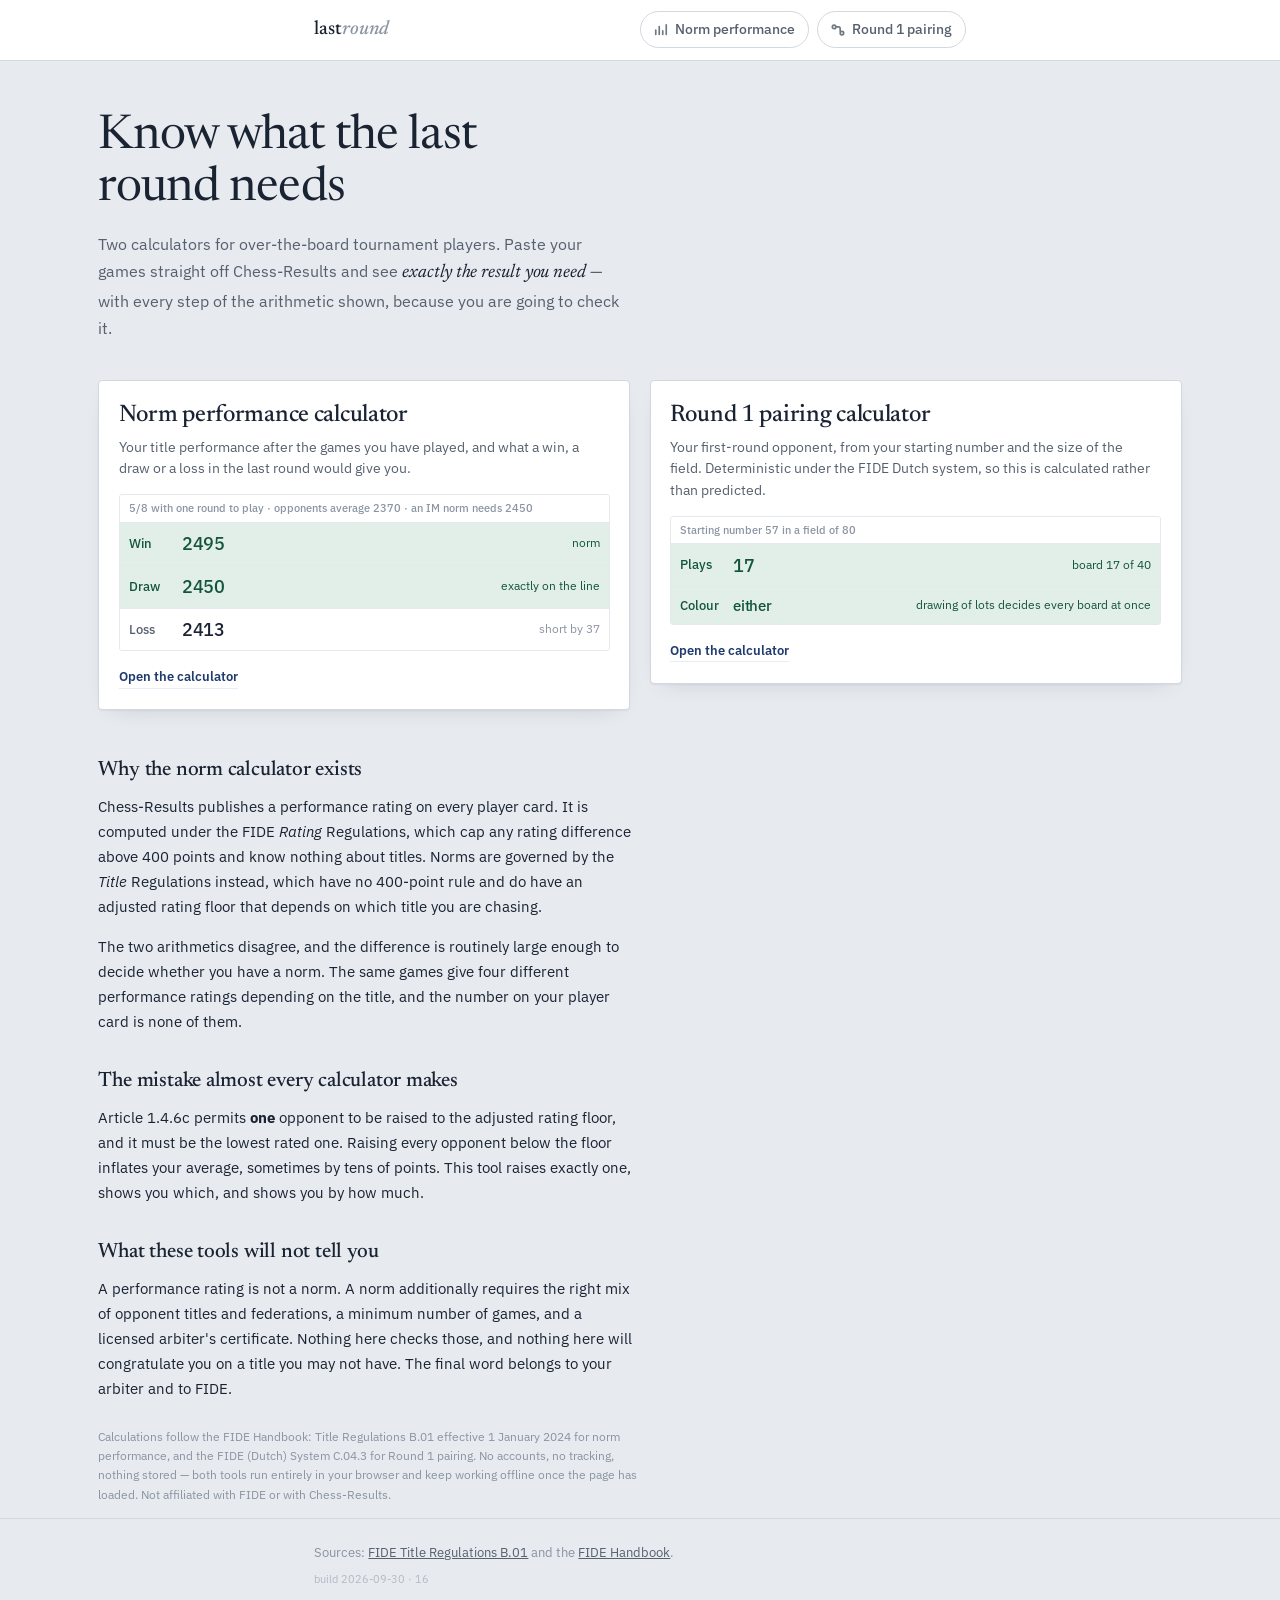
<file: index.html>
<!DOCTYPE html>
<html lang="en">
<head>
<meta charset="utf-8">
<meta name="viewport" content="width=device-width, initial-scale=1">
<title>lastround — norm performance and Round 1 pairing calculators</title>
<meta name="description" content="Work out your FIDE title performance and exactly what the last round has to give you. Applies the adjusted rating floor correctly, and shows every step of the calculation.">
<meta property="og:title" content="lastround — chess tournament calculators">
<meta property="og:description" content="Norm performance and Round 1 pairing, calculated from the FIDE regulations and shown in full.">
<meta property="og:type" content="website">
<link rel="preconnect" href="https://fonts.googleapis.com">
<link rel="preconnect" href="https://fonts.gstatic.com" crossorigin>
<link href="https://fonts.googleapis.com/css2?family=IBM+Plex+Sans:wght@400;450;500;600&family=Newsreader:ital,opsz,wght@0,6..72,400;0,6..72,500;1,6..72,400&display=swap" rel="stylesheet">
<link rel="stylesheet" href="style.css?v=16">
</head>
<body>

<header class="top">
  <div class="wrap">
    <a class="mark" href="index.html">last<span>round</span></a>
    <nav>
      <a href="performance-rating-calculator.html"><svg viewBox="0 0 16 16" aria-hidden="true"><path d="M2 13V8M6 13V4M10 13V9M14 13V2"/></svg>Norm performance</a>
      <a href="round-1-pairing-calculator.html"><svg viewBox="0 0 16 16" aria-hidden="true"><circle cx="3.5" cy="4.5" r="2"/><circle cx="12.5" cy="11.5" r="2"/><path d="M5.5 4.5h3a2 2 0 0 1 2 2v3"/></svg>Round 1 pairing</a>
    </nav>
  </div>
</header>

<main class="wrap">

  <div class="hero">
    <h1>Know what the last round needs</h1>
    <p class="lede">Two calculators for over-the-board tournament players.
    Paste your games straight off Chess-Results and see
    <span class="pull">exactly the result you need</span> — with every step
    of the arithmetic shown, because you are going to check it.</p>
  </div>

  <ul class="tools">
    <li><a href="performance-rating-calculator.html">
      <span class="tname">Norm performance calculator</span>
      <span class="tdesc">Your title performance after the games you have played, and what
      a win, a draw or a loss in the last round would give you.</span>
      <div class="peek" aria-hidden="true">
        <div class="peek-h">5/8 with one round to play · opponents average 2370 ·
          an IM norm needs 2450</div>
        <div class="peek-row on"><span class="l">Win</span><span class="v">2495</span><span class="t">norm</span></div>
        <div class="peek-row on"><span class="l">Draw</span><span class="v">2450</span><span class="t">exactly on the line</span></div>
        <div class="peek-row"><span class="l">Loss</span><span class="v">2413</span><span class="t">short by 37</span></div>
      </div>
      <span class="tgo">Open the calculator</span>
    </a></li>

    <li><a href="round-1-pairing-calculator.html">
      <span class="tname">Round 1 pairing calculator</span>
      <span class="tdesc">Your first-round opponent, from your starting number and the size
      of the field. Deterministic under the FIDE Dutch system, so this is calculated rather
      than predicted.</span>
      <div class="peek" aria-hidden="true">
        <div class="peek-h">Starting number 57 in a field of 80</div>
        <div class="peek-row on"><span class="l">Plays</span><span class="v">17</span><span class="t">board 17 of 40</span></div>
        <div class="peek-row on"><span class="l">Colour</span><span class="v" style="font-size:.95rem">either</span><span class="t">drawing of lots decides every board at once</span></div>
      </div>
      <span class="tgo">Open the calculator</span>
    </a></li>
  </ul>

  <div class="prose">
    <h3>Why the norm calculator exists</h3>
    <p>Chess-Results publishes a performance rating on every player card. It is computed
    under the FIDE <em>Rating</em> Regulations, which cap any rating difference above 400
    points and know nothing about titles. Norms are governed by the <em>Title</em>
    Regulations instead, which have no 400-point rule and do have an adjusted rating floor
    that depends on which title you are chasing.</p>
    <p>The two arithmetics disagree, and the difference is routinely large enough to decide
    whether you have a norm. The same games give four different performance ratings
    depending on the title, and the number on your player card is none of them.</p>

    <h3>The mistake almost every calculator makes</h3>
    <p>Article 1.4.6c permits <b>one</b> opponent to be raised to the adjusted rating floor,
    and it must be the lowest rated one. Raising every opponent below the floor inflates
    your average, sometimes by tens of points. This tool raises exactly one, shows you
    which, and shows you by how much.</p>

    <h3>What these tools will not tell you</h3>
    <p>A performance rating is not a norm. A norm additionally requires the right mix of
    opponent titles and federations, a minimum number of games, and a licensed arbiter's
    certificate. Nothing here checks those, and nothing here will congratulate you on a
    title you may not have. The final word belongs to your arbiter and to FIDE.</p>
  </div>

  <p class="reg">Calculations follow the FIDE Handbook: Title Regulations B.01 effective
  1 January 2024 for norm performance, and the FIDE (Dutch) System C.04.3 for Round 1
  pairing. No accounts, no tracking, nothing stored — both tools run entirely in your
  browser and keep working offline once the page has loaded. Not affiliated with FIDE or
  with Chess-Results.</p>
</main>

<footer class="foot"><div class="wrap">
  Sources: <a href="https://handbook.fide.com/chapter/B012024">FIDE Title Regulations B.01</a>
  and the <a href="https://handbook.fide.com/">FIDE Handbook</a>.

  <span class="build">build 2026-09-30 · 16</span>
</div></footer>

</body>
</html>
</file>
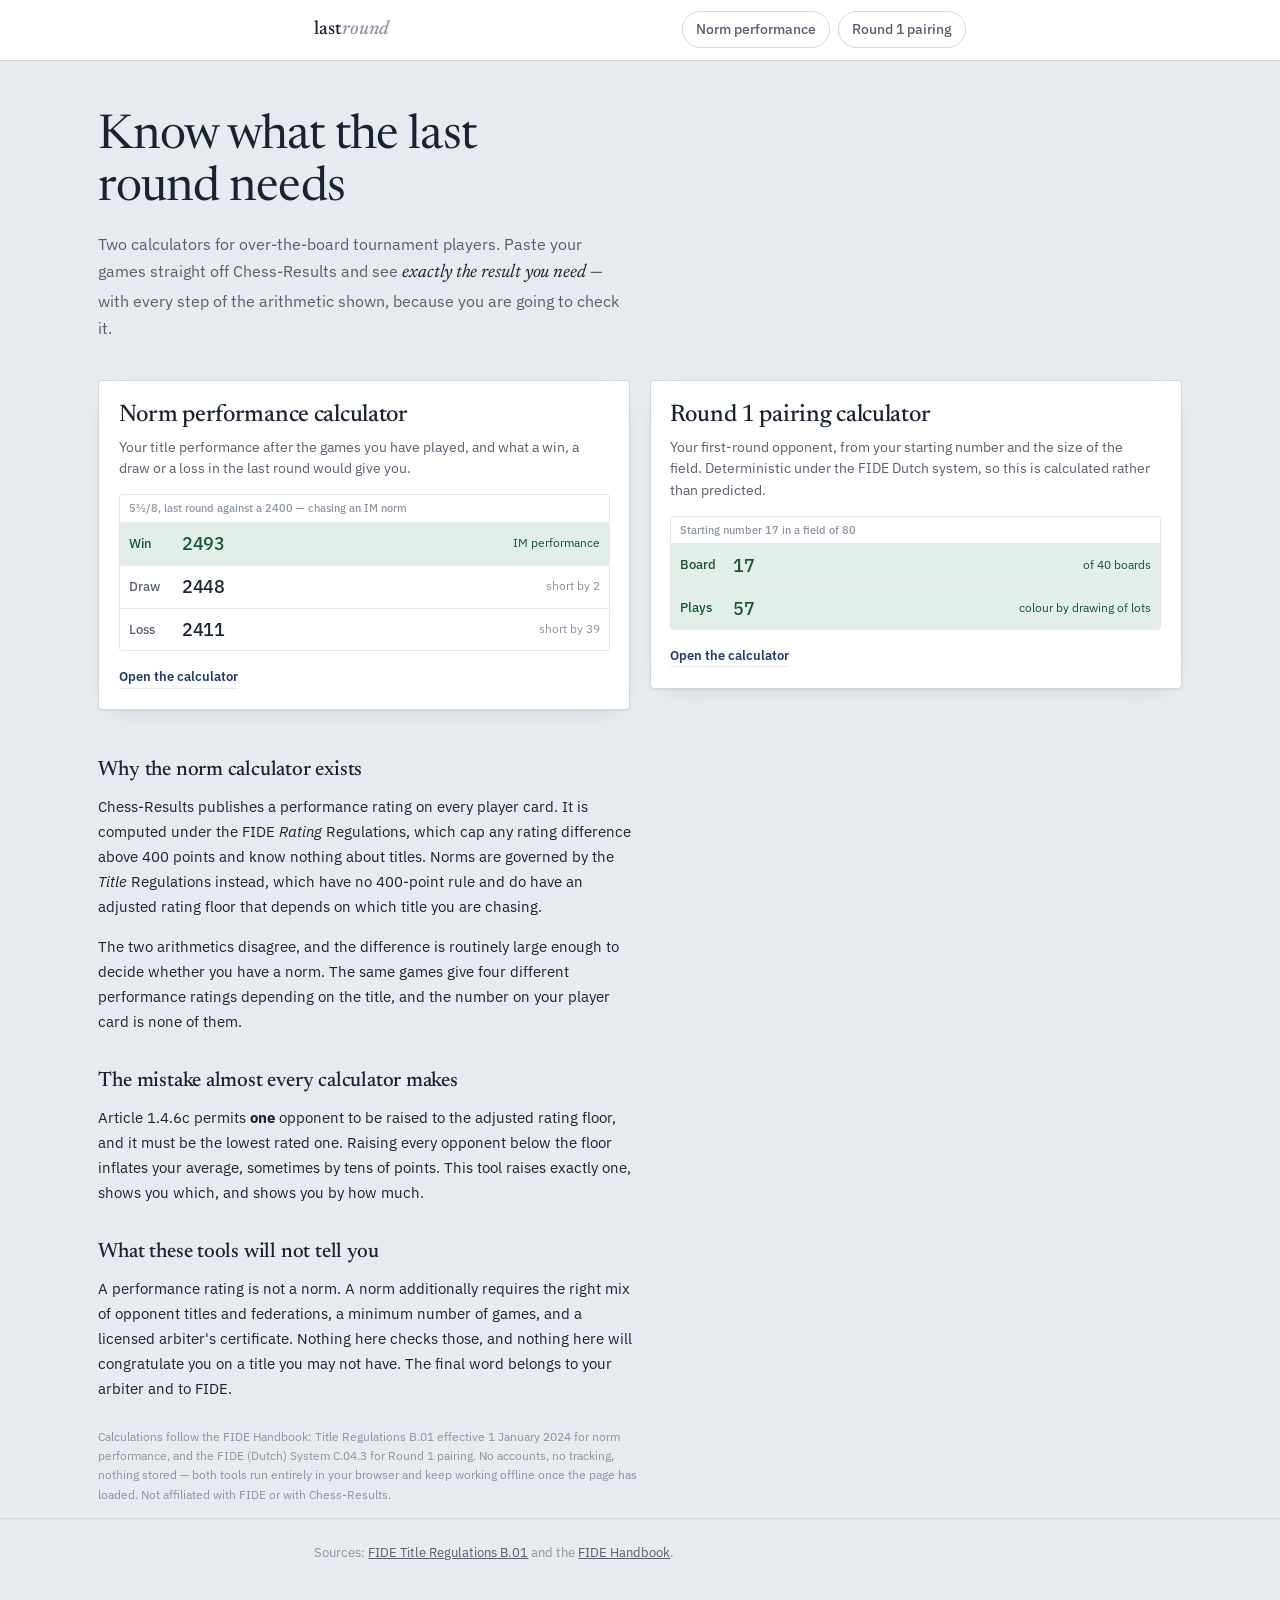
<file: index (1).html>
<!DOCTYPE html>
<html lang="en">
<head>
<meta charset="utf-8">
<meta name="viewport" content="width=device-width, initial-scale=1">
<title>lastround — norm performance and Round 1 pairing calculators</title>
<meta name="description" content="Work out your FIDE title performance and exactly what the last round has to give you. Applies the adjusted rating floor correctly, and shows every step of the calculation.">
<meta property="og:title" content="lastround — chess tournament calculators">
<meta property="og:description" content="Norm performance and Round 1 pairing, calculated from the FIDE regulations and shown in full.">
<meta property="og:type" content="website">
<link rel="preconnect" href="https://fonts.googleapis.com">
<link rel="preconnect" href="https://fonts.gstatic.com" crossorigin>
<link href="https://fonts.googleapis.com/css2?family=IBM+Plex+Sans:wght@400;450;500;600&family=Newsreader:ital,opsz,wght@0,6..72,400;0,6..72,500;1,6..72,400&display=swap" rel="stylesheet">
<link rel="stylesheet" href="style.css">
</head>
<body>

<header class="top">
  <div class="wrap">
    <a class="mark" href="index.html">last<span>round</span></a>
    <nav>
      <a href="performance-rating-calculator.html">Norm performance</a>
      <a href="round-1-pairing-calculator.html">Round 1 pairing</a>
    </nav>
  </div>
</header>

<main class="wrap">

  <div class="hero">
    <h1>Know what the last round needs</h1>
    <p class="lede">Two calculators for over-the-board tournament players.
    Paste your games straight off Chess-Results and see
    <span class="pull">exactly the result you need</span> — with every step
    of the arithmetic shown, because you are going to check it.</p>
  </div>

  <ul class="tools">
    <li><a href="performance-rating-calculator.html">
      <span class="tname">Norm performance calculator</span>
      <span class="tdesc">Your title performance after the games you have played, and what
      a win, a draw or a loss in the last round would give you.</span>
      <div class="peek" aria-hidden="true">
        <div class="peek-h">5½/8, last round against a 2400 — chasing an IM norm</div>
        <div class="peek-row on"><span class="l">Win</span><span class="v">2493</span><span class="t">IM performance</span></div>
        <div class="peek-row"><span class="l">Draw</span><span class="v">2448</span><span class="t">short by 2</span></div>
        <div class="peek-row"><span class="l">Loss</span><span class="v">2411</span><span class="t">short by 39</span></div>
      </div>
      <span class="tgo">Open the calculator</span>
    </a></li>

    <li><a href="round-1-pairing-calculator.html">
      <span class="tname">Round 1 pairing calculator</span>
      <span class="tdesc">Your first-round opponent, from your starting number and the size
      of the field. Deterministic under the FIDE Dutch system, so this is calculated rather
      than predicted.</span>
      <div class="peek" aria-hidden="true">
        <div class="peek-h">Starting number 17 in a field of 80</div>
        <div class="peek-row on"><span class="l">Board</span><span class="v">17</span><span class="t">of 40 boards</span></div>
        <div class="peek-row on"><span class="l">Plays</span><span class="v">57</span><span class="t">colour by drawing of lots</span></div>
      </div>
      <span class="tgo">Open the calculator</span>
    </a></li>
  </ul>

  <div class="prose">
    <h3>Why the norm calculator exists</h3>
    <p>Chess-Results publishes a performance rating on every player card. It is computed
    under the FIDE <em>Rating</em> Regulations, which cap any rating difference above 400
    points and know nothing about titles. Norms are governed by the <em>Title</em>
    Regulations instead, which have no 400-point rule and do have an adjusted rating floor
    that depends on which title you are chasing.</p>
    <p>The two arithmetics disagree, and the difference is routinely large enough to decide
    whether you have a norm. The same games give four different performance ratings
    depending on the title, and the number on your player card is none of them.</p>

    <h3>The mistake almost every calculator makes</h3>
    <p>Article 1.4.6c permits <b>one</b> opponent to be raised to the adjusted rating floor,
    and it must be the lowest rated one. Raising every opponent below the floor inflates
    your average, sometimes by tens of points. This tool raises exactly one, shows you
    which, and shows you by how much.</p>

    <h3>What these tools will not tell you</h3>
    <p>A performance rating is not a norm. A norm additionally requires the right mix of
    opponent titles and federations, a minimum number of games, and a licensed arbiter's
    certificate. Nothing here checks those, and nothing here will congratulate you on a
    title you may not have. The final word belongs to your arbiter and to FIDE.</p>
  </div>

  <p class="reg">Calculations follow the FIDE Handbook: Title Regulations B.01 effective
  1 January 2024 for norm performance, and the FIDE (Dutch) System C.04.3 for Round 1
  pairing. No accounts, no tracking, nothing stored — both tools run entirely in your
  browser and keep working offline once the page has loaded. Not affiliated with FIDE or
  with Chess-Results.</p>
</main>

<footer class="foot"><div class="wrap">
  Sources: <a href="https://handbook.fide.com/chapter/B012024">FIDE Title Regulations B.01</a>
  and the <a href="https://handbook.fide.com/">FIDE Handbook</a>.
</div></footer>

</body>
</html>
</file>
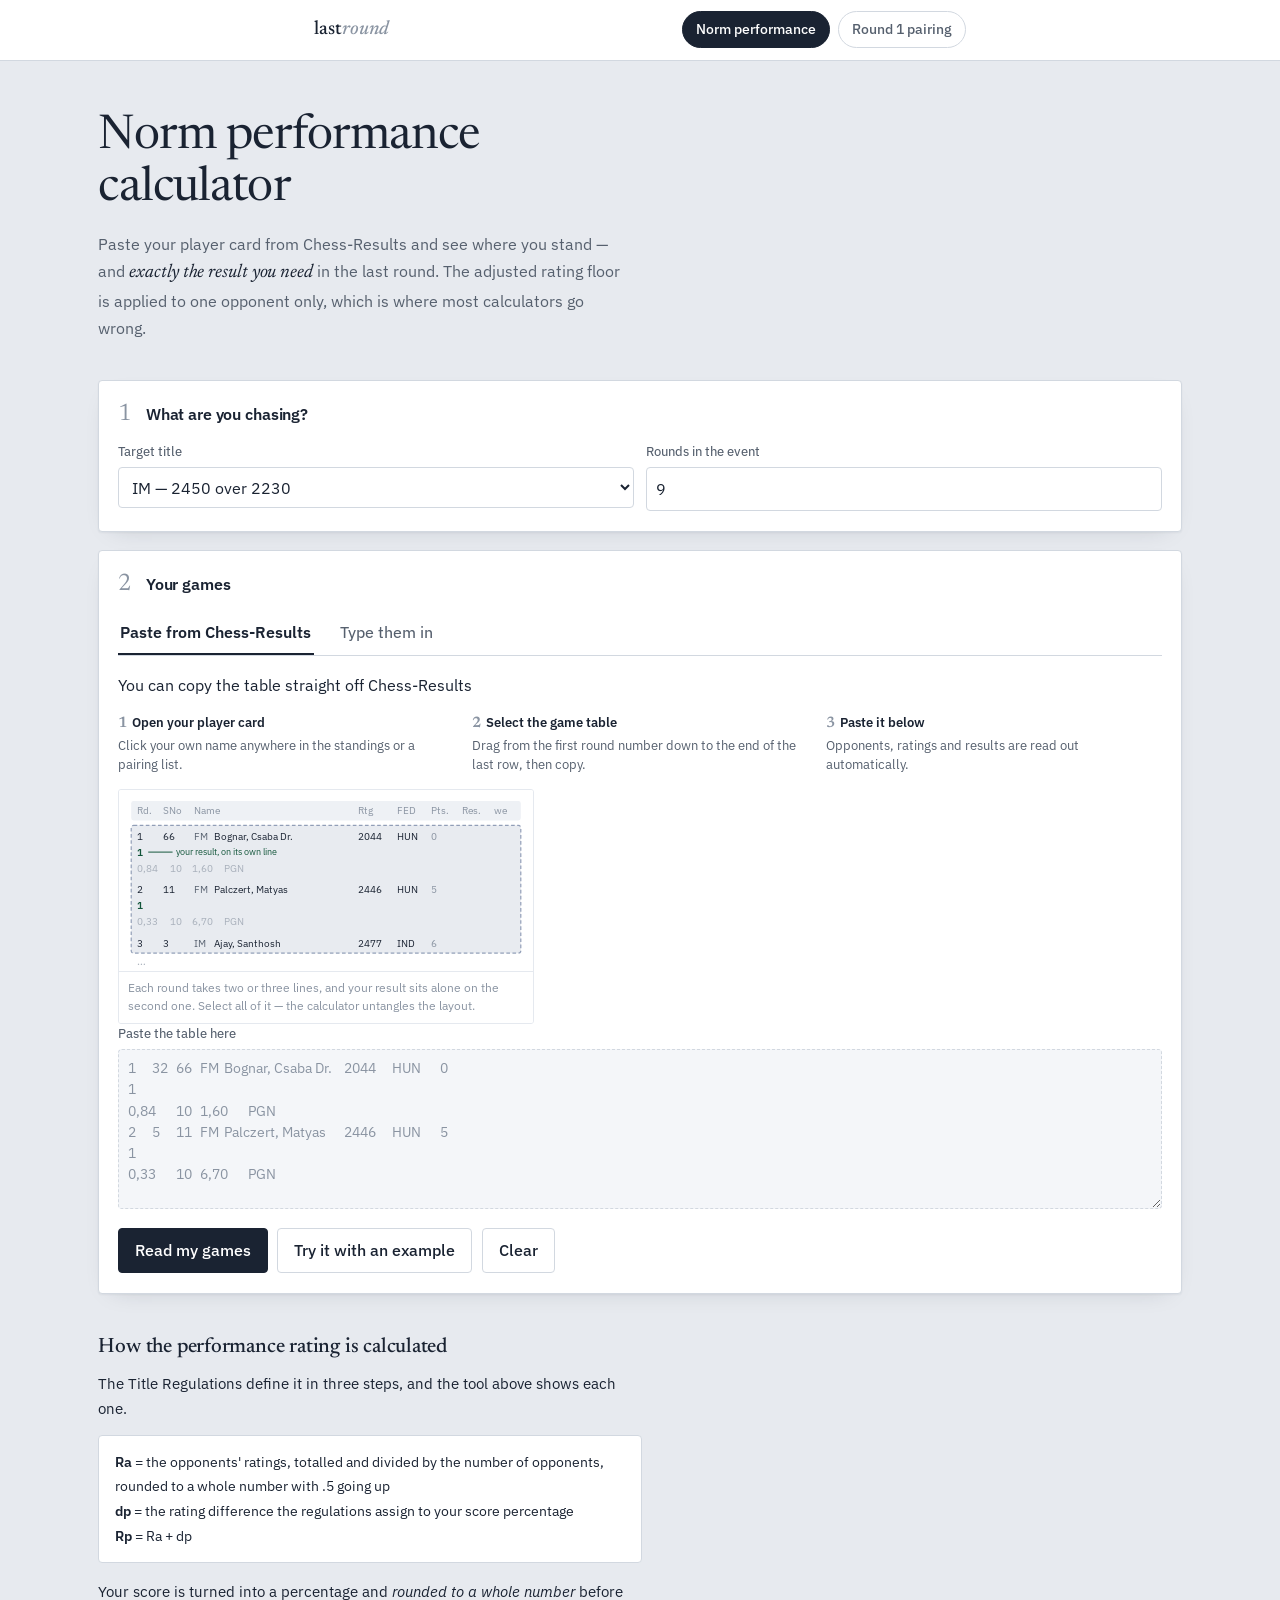
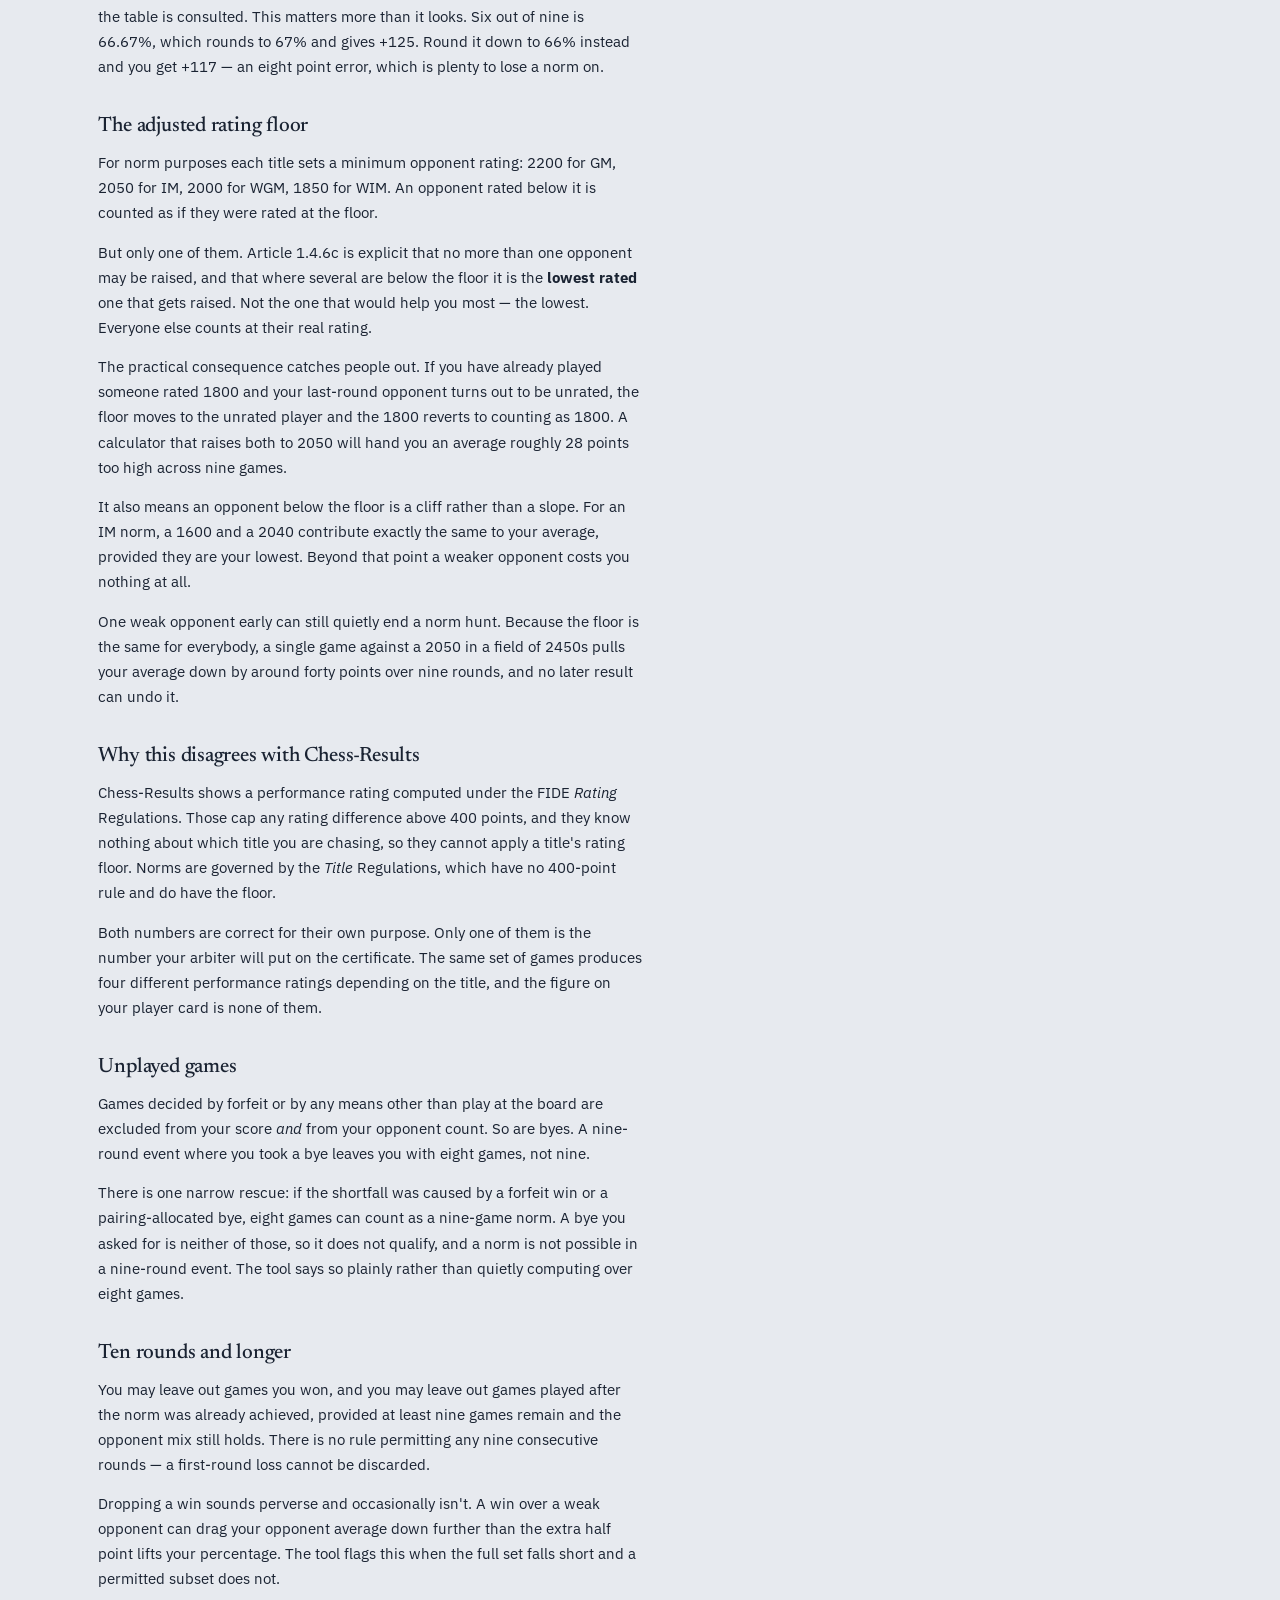
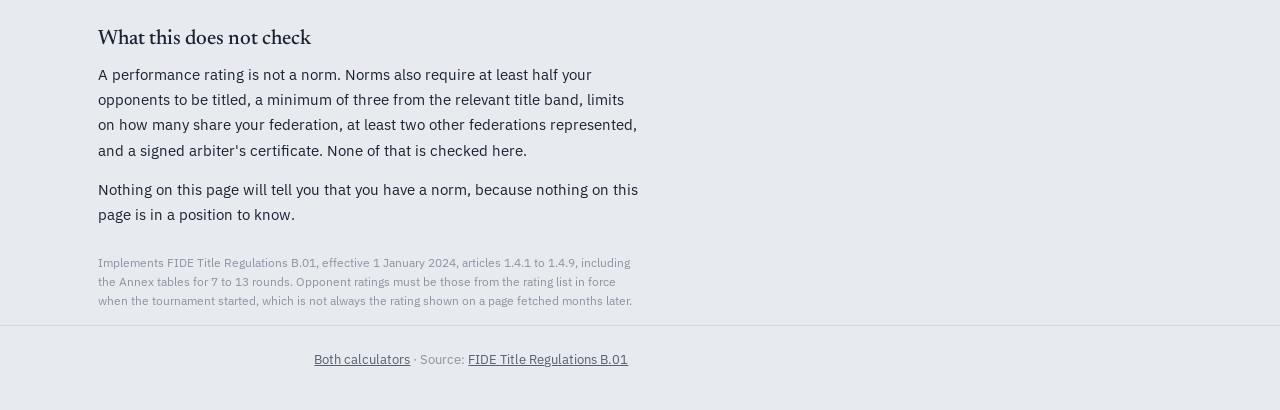
<file: performance-rating-calculator (1).html>
<!DOCTYPE html>
<html lang="en">
<head>
<meta charset="utf-8">
<meta name="viewport" content="width=device-width, initial-scale=1">
<title>Norm performance rating calculator — FIDE Title Regulations</title>
<meta name="description" content="Paste your Chess-Results player card and see your FIDE title performance, plus exactly what a win, draw or loss in the last round would give you.">
<link rel="preconnect" href="https://fonts.googleapis.com">
<link rel="preconnect" href="https://fonts.gstatic.com" crossorigin>
<link href="https://fonts.googleapis.com/css2?family=IBM+Plex+Sans:wght@400;450;500;600&family=Newsreader:ital,opsz,wght@0,6..72,400;0,6..72,500;1,6..72,400&display=swap" rel="stylesheet">
<link rel="stylesheet" href="style.css">
</head>
<body>

<header class="top">
  <div class="wrap">
    <a class="mark" href="index.html">last<span>round</span></a>
    <nav>
      <a href="performance-rating-calculator.html" aria-current="page">Norm performance</a>
      <a href="round-1-pairing-calculator.html">Round 1 pairing</a>
    </nav>
  </div>
</header>

<main class="wrap">

  <div class="hero">
    <h1>Norm performance calculator</h1>
    <p class="lede">Paste your player card from Chess-Results and see where you stand —
    and <span class="pull">exactly the result you need</span> in the last round.
    The adjusted rating floor is applied to one opponent only, which is where
    most calculators go wrong.</p>
  </div>

  <section>
    <div class="step"><span class="n">1</span><h2>What are you chasing?</h2></div>
    <div class="row">
      <div>
        <label for="title">Target title</label>
        <select id="title">
          <option value="GM">GM — 2600 over 2380</option>
          <option value="IM" selected>IM — 2450 over 2230</option>
          <option value="WGM">WGM — 2400 over 2180</option>
          <option value="WIM">WIM — 2250 over 2030</option>
        </select>
      </div>
      <div>
        <label for="rounds">Rounds in the event</label>
        <input id="rounds" type="number" min="1" max="19" value="9" inputmode="numeric">
      </div>
    </div>
  </section>

  <section>
    <div class="step"><span class="n">2</span><h2>Your games</h2></div>

    <div class="tabs" role="tablist">
      <button role="tab" id="tab-paste" aria-selected="true">Paste from Chess-Results</button>
      <button role="tab" id="tab-manual" aria-selected="false">Type them in</button>
    </div>

    <div id="pane-paste">

      <div class="guide">
        <p class="guide-h">You can copy the table straight off Chess-Results</p>
        <ol class="guide-steps">
          <li><b><span class="gn">1</span>Open your player card</b>
            Click your own name anywhere in the standings or a pairing list.</li>
          <li><b><span class="gn">2</span>Select the game table</b>
            Drag from the first round number down to the end of the last row, then copy.</li>
          <li><b><span class="gn">3</span>Paste it below</b>
            Opponents, ratings and results are read out automatically.</li>
        </ol>
        <figure>
          <svg viewBox="0 0 340 148" role="img"
               aria-label="A Chess-Results player card with the game rows highlighted, showing that each round spans several lines and the result sits on its own line">
            <rect width="340" height="148" fill="#fff"/>

            <!-- header row, deliberately OUTSIDE the selection -->
            <rect x="10" y="9" width="320" height="16" fill="#EEF1F5" rx="2"/>
            <g font-family="IBM Plex Sans, sans-serif" font-size="8" fill="#8A94A2">
              <text x="15" y="20">Rd.</text><text x="36" y="20">SNo</text>
              <text x="62" y="20">Name</text><text x="196" y="20">Rtg</text>
              <text x="228" y="20">FED</text><text x="256" y="20">Pts.</text>
              <text x="282" y="20">Res.</text><text x="308" y="20">we</text>
            </g>

            <!-- selection: fill-opacity keeps it a tint whatever CSS animates -->
            <g class="sweep" style="transform-origin:top">
              <rect x="10" y="29" width="320" height="105" fill="#1F3A6E"
                    fill-opacity=".10" rx="2"/>
              <rect x="10" y="29" width="320" height="105" fill="none"
                    stroke="#1F3A6E" stroke-opacity=".45" stroke-width="1"
                    stroke-dasharray="3 2" rx="2"/>
            </g>

            <g font-family="IBM Plex Sans, sans-serif" font-size="8" fill="#1A2332">
              <!-- round 1 -->
              <text x="15" y="41">1</text><text x="36" y="41">66</text>
              <text x="62" y="41" fill="#56606E">FM</text>
              <text x="78" y="41">Bognar, Csaba Dr.</text>
              <text x="196" y="41">2044</text><text x="228" y="41">HUN</text>
              <text x="256" y="41" fill="#8A94A2">0</text>
              <text x="15" y="54" fill="#12553A" font-weight="600">1</text>
              <g fill="#A8B0BB"><text x="15" y="67">0,84</text><text x="42" y="67">10</text>
                <text x="60" y="67">1,60</text><text x="86" y="67">PGN</text></g>
              <!-- round 2 -->
              <text x="15" y="85">2</text><text x="36" y="85">11</text>
              <text x="62" y="85" fill="#56606E">FM</text>
              <text x="78" y="85">Palczert, Matyas</text>
              <text x="196" y="85">2446</text><text x="228" y="85">HUN</text>
              <text x="256" y="85" fill="#8A94A2">5</text>
              <text x="15" y="98" fill="#12553A" font-weight="600">1</text>
              <g fill="#A8B0BB"><text x="15" y="111">0,33</text><text x="42" y="111">10</text>
                <text x="60" y="111">6,70</text><text x="86" y="111">PGN</text></g>
              <!-- round 3, trailing off -->
              <text x="15" y="129">3</text><text x="36" y="129">3</text>
              <text x="62" y="129" fill="#56606E">IM</text>
              <text x="78" y="129">Ajay, Santhosh</text>
              <text x="196" y="129">2477</text><text x="228" y="129">IND</text>
              <text x="256" y="129" fill="#8A94A2">6</text>
            </g>
            <text x="15" y="144" font-family="IBM Plex Sans, sans-serif" font-size="9"
                  fill="#A8B0BB">…</text>

            <!-- callout: the green digit is the result -->
            <g font-family="IBM Plex Sans, sans-serif" font-size="7" fill="#12553A">
              <path d="M24 51 L44 51" stroke="#12553A" stroke-width=".8" fill="none"/>
              <text x="47" y="53.5">your result, on its own line</text>
            </g>
          </svg>
          <figcaption>Each round takes two or three lines, and your result sits alone on the
          second one. Select all of it — the calculator untangles the layout.</figcaption>
        </figure>
      </div>

      <label for="paste">Paste the table here</label>
      <textarea id="paste" spellcheck="false"
        placeholder="1	32	66	FM	Bognar, Csaba Dr.	2044	HUN	0&#10;1&#10;0,84	10	1,60	PGN&#10;2	5	11	FM	Palczert, Matyas	2446	HUN	5&#10;1&#10;0,33	10	6,70	PGN"></textarea>
      <div class="btnrow">
        <button id="do-parse">Read my games</button>
        <button id="do-example" class="ghost">Try it with an example</button>
        <button id="do-clear" class="ghost">Clear</button>
      </div>
      <div id="parse-msg"></div>
    </div>

    <div id="pane-manual" hidden>
      <p class="empty" style="margin:0 0 .8rem">One row per round. Leave the rating blank if
      your opponent was unrated.</p>
      <button id="add-row" class="ghost">Add a round</button>
    </div>
  </section>

  <section id="games-section" hidden>
    <h2>Check what was read <span class="quiet">— correct anything that looks wrong</span></h2>
    <table>
      <thead><tr><th>Rd</th><th>Opponent</th><th>Result</th><th></th></tr></thead>
      <tbody id="games"></tbody>
    </table>
    <div id="games-notes"></div>
  </section>

  <section id="lastround" hidden>
    <div class="step"><span class="n">3</span><h2>What the last round needs</h2></div>
    <div style="margin-bottom:1rem">
      <label for="opp">Opponent's rating, if the pairing is out</label>
      <input id="opp" type="number" inputmode="numeric" placeholder="leave blank if unknown"
        style="max-width:14rem">
      <div id="opp-name" class="empty" style="font-size:.8rem;margin-top:.35rem"></div>
    </div>
    <div id="ladder"></div>
    <div id="ladder-note"></div>
  </section>

  <section id="out" hidden></section>

  <div class="prose">
    <h3>How the performance rating is calculated</h3>
    <p>The Title Regulations define it in three steps, and the tool above shows each one.</p>
    <div class="eq">
      <b>Ra</b> = the opponents' ratings, totalled and divided by the number of opponents,
      rounded to a whole number with .5 going up<br>
      <b>dp</b> = the rating difference the regulations assign to your score percentage<br>
      <b>Rp</b> = Ra + dp
    </div>
    <p>Your score is turned into a percentage and <em>rounded to a whole number</em> before
    the table is consulted. This matters more than it looks. Six out of nine is 66.67%,
    which rounds to 67% and gives +125. Round it down to 66% instead and you get +117 — an
    eight point error, which is plenty to lose a norm on.</p>

    <h3>The adjusted rating floor</h3>
    <p>For norm purposes each title sets a minimum opponent rating: 2200 for GM, 2050 for
    IM, 2000 for WGM, 1850 for WIM. An opponent rated below it is counted as if they were
    rated at the floor.</p>
    <p>But only one of them. Article 1.4.6c is explicit that no more than one opponent may
    be raised, and that where several are below the floor it is the <b>lowest rated</b> one
    that gets raised. Not the one that would help you most — the lowest. Everyone else
    counts at their real rating.</p>
    <p>The practical consequence catches people out. If you have already played someone
    rated 1800 and your last-round opponent turns out to be unrated, the floor moves to the
    unrated player and the 1800 reverts to counting as 1800. A calculator that raises both
    to 2050 will hand you an average roughly 28 points too high across nine games.</p>
    <p>It also means an opponent below the floor is a cliff rather than a slope. For an IM
    norm, a 1600 and a 2040 contribute exactly the same to your average, provided they are
    your lowest. Beyond that point a weaker opponent costs you nothing at all.</p>
    <p>One weak opponent early can still quietly end a norm hunt. Because the floor is the
    same for everybody, a single game against a 2050 in a field of 2450s pulls your average
    down by around forty points over nine rounds, and no later result can undo it.</p>

    <h3>Why this disagrees with Chess-Results</h3>
    <p>Chess-Results shows a performance rating computed under the FIDE <em>Rating</em>
    Regulations. Those cap any rating difference above 400 points, and they know nothing
    about which title you are chasing, so they cannot apply a title's rating floor. Norms
    are governed by the <em>Title</em> Regulations, which have no 400-point rule and do
    have the floor.</p>
    <p>Both numbers are correct for their own purpose. Only one of them is the number your
    arbiter will put on the certificate. The same set of games produces four different
    performance ratings depending on the title, and the figure on your player card is none
    of them.</p>

    <h3>Unplayed games</h3>
    <p>Games decided by forfeit or by any means other than play at the board are excluded
    from your score <em>and</em> from your opponent count. So are byes. A nine-round event
    where you took a bye leaves you with eight games, not nine.</p>
    <p>There is one narrow rescue: if the shortfall was caused by a forfeit win or a
    pairing-allocated bye, eight games can count as a nine-game norm. A bye you asked for
    is neither of those, so it does not qualify, and a norm is not possible in a nine-round
    event. The tool says so plainly rather than quietly computing over eight games.</p>

    <h3>Ten rounds and longer</h3>
    <p>You may leave out games you won, and you may leave out games played after the norm
    was already achieved, provided at least nine games remain and the opponent mix still
    holds. There is no rule permitting any nine consecutive rounds — a first-round loss
    cannot be discarded.</p>
    <p>Dropping a win sounds perverse and occasionally isn't. A win over a weak opponent can
    drag your opponent average down further than the extra half point lifts your
    percentage. The tool flags this when the full set falls short and a permitted subset
    does not.</p>

    <h3>What this does not check</h3>
    <p>A performance rating is not a norm. Norms also require at least half your opponents
    to be titled, a minimum of three from the relevant title band, limits on how many share
    your federation, at least two other federations represented, and a signed arbiter's
    certificate. None of that is checked here.</p>
    <p>Nothing on this page will tell you that you have a norm, because nothing on this page
    is in a position to know.</p>
  </div>

  <p class="reg">Implements FIDE Title Regulations B.01, effective 1 January 2024, articles
  1.4.1 to 1.4.9, including the Annex tables for 7 to 13 rounds. Opponent ratings must be
  those from the rating list in force when the tournament started, which is not always the
  rating shown on a page fetched months later.</p>
</main>

<footer class="foot"><div class="wrap">
  <a href="index.html">Both calculators</a> · Source:
  <a href="https://handbook.fide.com/chapter/B012024">FIDE Title Regulations B.01</a>
</div></footer>

<script>
"use strict";

/* =========================================================================
   Calculation engine — FIDE Title Regulations B.01 (1 January 2024),
   articles 1.4.1 and 1.4.6 to 1.4.9.
   ========================================================================= */

const TITLES = {
  GM:{floor:2200,threshold:2600,minRa:2380},
  IM:{floor:2050,threshold:2450,minRa:2230},
  WGM:{floor:2000,threshold:2400,minRa:2180},
  WIM:{floor:1850,threshold:2250,minRa:2030}
};
const UNRATED = 1400, MIN_SCORE = 0.35, MIN_GAMES = 9;

/* 1.4.9 conversion table, indexed by whole-number percentage 0..100. */
const DP = [
 -800,-677,-589,-538,-501,-470,-444,-422,-401,-383,
 -366,-351,-336,-322,-309,-296,-284,-273,-262,-251,
 -240,-230,-220,-211,-202,-193,-184,-175,-166,-158,
 -149,-141,-133,-125,-117,-110,-102, -95, -87, -80,
  -72, -65, -57, -50, -43, -36, -29, -21, -14,  -7,
    0,   7,  14,  21,  29,  36,  43,  50,  57,  65,
   72,  80,  87,  95, 102, 110, 117, 125, 133, 141,
  149, 158, 166, 175, 184, 193, 202, 211, 220, 230,
  240, 251, 262, 273, 284, 296, 309, 322, 336, 351,
  366, 383, 401, 422, 444, 470, 501, 538, 589, 677, 800];

const half = x => Math.floor(x + 0.5);          /* 1.4.7b, 1.4.9: .5 rounds up */
const pct  = (s,n) => half(s / n * 100);

/* 1.4.6b-d. Deem unrated opponents 1400, then raise AT MOST ONE — the lowest
   rated — to the title's floor. Mandatory, not an optimisation. */
function adjust(ratings, floor){
  const v = ratings.map(r => r === null ? UNRATED : r);
  if(!v.length) return {values:v,sum:0,raisedIndex:null,raisedFrom:null};
  let lo = 0;
  for(let i=1;i<v.length;i++) if(v[i] < v[lo]) lo = i;
  if(v[lo] >= floor) return {values:v,sum:v.reduce((a,b)=>a+b,0),raisedIndex:null,raisedFrom:null};
  const from = v[lo]; v[lo] = floor;
  return {values:v,sum:v.reduce((a,b)=>a+b,0),raisedIndex:lo,raisedFrom:from};
}

function perf(games, title){
  const t = TITLES[title], c = games.filter(g => g.counts);
  if(!c.length) return null;
  const adj = adjust(c.map(g => g.rating), t.floor);
  const score = c.reduce((a,g) => a + g.result, 0);
  const n = c.length;
  const ra = half(adj.sum / n), p = pct(score, n), dp = DP[p], rp = ra + dp;
  return {title:t,n,score,p,ra,dp,rp,adj,
    meetsRp: rp >= t.threshold, meetsRa: ra >= t.minRa,
    meetsScore: score / n >= MIN_SCORE,
    ok: rp >= t.threshold && ra >= t.minRa && score / n >= MIN_SCORE};
}

/* 1.4.1c — a forfeit WIN or a pairing-allocated bye drops the 9-game minimum
   to 8. A bye the player requested does not. */
function minGames(games, rounds){
  const counted = games.filter(g => g.counts).length;
  if(rounds !== 9 || counted !== 8) return {min:MIN_GAMES, relief:false};
  const k = games.filter(g => !g.counts).map(g => g.kind);
  if(k.includes("forfeit-win") || k.includes("pab")) return {min:8, relief:true};
  return {min:MIN_GAMES, relief:false};
}

/* Ra is a non-decreasing step function of the next opponent's rating — flat
   below the floor — so binary search the boundary rather than inverting. */
function requiredRating(played, title, result){
  const q = r => { const p = perf([...played,{rating:r,result,counts:true}], title); return p && p.ok; };
  if(!q(3000)) return null;
  let lo = 0, hi = 3000;
  while(lo < hi){ const m = (lo + hi) >> 1; if(q(m)) hi = m; else lo = m + 1; }
  return lo;
}

/* 1.4.1e (ignore games played after the result was banked) and 1.4.1f (ignore
   games against opponents you defeated). Deduplicated by game set. */
function subsets(games, title, min){
  const c = games.map((g,i)=>({g,i})).filter(x => x.g.counts);
  const seen = new Map();
  const add = (picked, rule) => {
    if(picked.length < min) return;
    const idx = picked.map(x => x.i), key = idx.join(",");
    if(seen.has(key)){ const s = seen.get(key); if(!s.rules.includes(rule)) s.rules.push(rule); return; }
    seen.set(key, {indices:idx, rules:[rule], perf:perf(picked.map(x=>x.g), title),
      dropped: games.map((_,i)=>i).filter(i => games[i].counts && !idx.includes(i))});
  };
  add(c, "all");
  for(let k = min; k < c.length; k++){
    const pre = c.slice(0,k);
    if(perf(pre.map(x=>x.g), title).ok) add(pre, "1.4.1e");
  }
  const wins = c.map((x,i) => x.g.result === 1 ? i : -1).filter(i => i >= 0);
  const maxDrop = c.length - min;
  for(let m = 1; m < (1 << wins.length); m++){
    const drop = new Set();
    for(let b = 0; b < wins.length; b++) if(m & (1 << b)) drop.add(wins[b]);
    if(drop.size > maxDrop) continue;
    add(c.filter((_,i) => !drop.has(i)), "1.4.1f");
  }
  return [...seen.values()];
}

/* =========================================================================
   Chess-Results player-card parser.

   A record spans MULTIPLE LINES. The Res. column sits on its own line and the
   rating columns (we / K / rtg+/- / PGN) follow on a third:

     1  32  66  FM  Bognar, Csaba Dr.  2044  HUN  0
     1
     0,84  10  1,60  PGN

   So records are framed by round number, then the FED column is used as an
   anchor to locate Rtg / Pts. / Res. by POSITION. Reading the last token of a
   line instead picks up the opponent's Pts. and silently inverts results.
   ========================================================================= */

const NOT_FED = new Set(["GM","IM","FM","CM","NM","WGM","WIM","WFM","WCM","WNM","PGN"]);

const RESULTS = {
  "1":{r:1,counts:true}, "0":{r:0,counts:true},
  "½":{r:.5,counts:true}, "0.5":{r:.5,counts:true}, "0,5":{r:.5,counts:true},
  "+":{r:1,counts:false,kind:"forfeit-win"}, "-":{r:0,counts:false,kind:"forfeit-loss"},
  "1u":{r:1,counts:false,kind:"forfeit-win"}, "0u":{r:0,counts:false,kind:"forfeit-loss"}
};

const fields = line =>
  (line.includes("\t") ? line.split("\t") : line.split(/\s{2,}/))
    .map(s => s.trim()).filter(Boolean);

function parseCard(text){
  const records = [];
  let cur = null;
  for(const raw of text.replace(/ /g," ").split(/\r?\n/)){
    if(!raw.trim()) continue;
    const f = fields(raw);
    if(!f.length) continue;
    /* A bye row collapses to very few fields once empty cells are dropped, so
       it is allowed to start a record on its own; everything else needs the
       full column set, which keeps we / K / rtg+/- continuation lines out. */
    const looksLikeBye = /not\s*paired|\bbye\b|spielfrei/i.test(raw);
    if(/^\d{1,2}$/.test(f[0]) && (f.length >= 4 || looksLikeBye)){
      cur = {round:Number(f[0]), tokens:f.slice()};
      records.push(cur);
    } else if(cur){
      cur.tokens.push(...f);
    }
  }

  const games = [], skipped = [], pending = [];

  for(const rec of records){
    const joined = rec.tokens.join(" ");

    if(/not\s*paired|\bbye\b|spielfrei/i.test(joined)){
      const m = joined.match(/(½|0[.,]5|1|0)\s*$/);
      const v = m ? (m[1] === "½" || /0[.,]5/.test(m[1]) ? .5 : Number(m[1])) : .5;
      /* A pairing-allocated bye goes to the bottom of the lowest scoregroup,
         which is not where a norm chaser sits, so a half point is a requested
         bye in almost every real case. Editable below either way. */
      games.push({round:rec.round, rating:null, result:v, counts:false,
                  kind: v === 1 ? "pab" : "requested-bye", name:"(bye)"});
      continue;
    }

    let fed = -1;
    for(let i = 1; i < rec.tokens.length; i++){
      const t = rec.tokens[i];
      if(/^[A-Z]{3}$/.test(t) && !NOT_FED.has(t) && /^\d{1,4}$/.test(rec.tokens[i-1])){
        fed = i; break;
      }
    }
    if(fed === -1){ skipped.push(joined); continue; }

    const rtg = Number(rec.tokens[fed-1]);
    const res = RESULTS[String(rec.tokens[fed+2] ?? "").toLowerCase()];
    const name = rec.tokens.slice(1, fed-1).find(t => /[a-z]/.test(t) && t.length > 3) || "";

    /* No valid result token means the game has not been played. Never guess. */
    if(!res){ pending.push({round:rec.round, rating:rtg === 0 ? null : rtg, name}); continue; }

    games.push({round:rec.round, rating: rtg === 0 ? null : rtg,
                result:res.r, counts:res.counts, kind:res.kind || "played", name});
  }

  const rounds = records.length ? Math.max(...records.map(r => r.round)) : 0;
  return {games, skipped, pending, rounds};
}

/* =========================================================================
   State and rendering
   ========================================================================= */

let games = [];
const $ = id => document.getElementById(id);
const esc = s => String(s).replace(/[&<>"]/g, c => ({"&":"&amp;","<":"&lt;",">":"&gt;",'"':"&quot;"}[c]));

/* One control per game: result and special kind share a dropdown. */
const OPTIONS = [
  ["1","Win"], ["0.5","Draw"], ["0","Loss"],
  ["requested-bye","Bye (requested)"], ["pab","Bye (allocated)"],
  ["forfeit-win","Forfeit win"], ["forfeit-loss","Forfeit loss"]
];

const valueOf = g => g.counts ? String(g.result) : g.kind;

function applyValue(g, v){
  if(v === "1" || v === "0.5" || v === "0"){
    g.counts = true; g.kind = "played"; g.result = Number(v);
  } else {
    g.counts = false; g.kind = v;
    if(v === "forfeit-win" || v === "pab") g.result = 1;
    else if(v === "forfeit-loss") g.result = 0;
    else g.result = .5;
    if(v === "requested-bye" || v === "pab") g.rating = null;
  }
}

function renderGames(){
  $("games-section").hidden = games.length === 0;
  const noOpponent = g => !g.counts && (g.kind === "requested-bye" || g.kind === "pab");
  $("games").innerHTML = games.map((g,i) => `
    <tr class="${g.counts ? "" : "excluded"}">
      <td>${g.round ?? i+1}</td>
      <td>
        <input type="number" inputmode="numeric" placeholder="unrated"
          value="${g.rating ?? ""}" data-f="rating" data-i="${i}"
          aria-label="Round ${g.round ?? i+1} opponent rating"
          ${noOpponent(g) ? "disabled" : ""}>
        ${g.name ? `<div class="oname">${esc(g.name)}</div>` : ""}
      </td>
      <td><select data-f="value" data-i="${i}" aria-label="Round ${g.round ?? i+1} result">
        ${OPTIONS.map(([v,l]) =>
          `<option value="${v}"${valueOf(g)===v?" selected":""}>${l}</option>`).join("")}
      </select></td>
      <td><button class="tiny" data-del="${i}" aria-label="Remove round ${g.round ?? i+1}">×</button></td>
    </tr>`).join("");
  compute();
}

function compute(){
  const title = $("title").value, rounds = Number($("rounds").value) || 9;
  const counted = games.filter(g => g.counts);

  if(!counted.length){
    $("out").hidden = true; $("lastround").hidden = true; $("games-notes").innerHTML = "";
    return;
  }

  const mg = minGames(games, rounds), t = TITLES[title];
  const excluded = games.filter(g => !g.counts);

  /* --- notes about excluded games --- */
  let notes = "";
  if(excluded.length){
    const kinds = [...new Set(excluded.map(e => e.kind))].join(", ");
    notes += `<div class="note plain">${excluded.length} game${excluded.length>1?"s":""}
      excluded under 1.4.2c (${esc(kinds)}). Unplayed games count towards neither your score
      nor your opponent average.</div>`;
  }
  if(rounds === 9 && counted.length === 8 && excluded.length){
    notes += mg.relief
      ? `<div class="note plain">1.4.1c applies: 8 games count as a 9-game norm here, because
         the missing game is a forfeit win or a pairing-allocated bye.</div>`
      : `<div class="note warn"><b>A requested bye leaves you 8 games.</b> 1.4.1c only rescues a
         shortfall caused by a forfeit win or a pairing-allocated bye, so a norm is not possible
         in a 9-round event. Change the round type above if the arbiter allocated this bye
         rather than you requesting it.</div>`;
  }
  $("games-notes").innerHTML = notes;

  /* --- last round --- */
  const hasLastRound = counted.length < rounds;
  $("lastround").hidden = !hasLastRound;

  if(hasLastRound){
    const opp = $("opp").value;
    const oppVal = opp === "" ? null : Number(opp);

    $("ladder").innerHTML = [[1,"Win"],[0.5,"Draw"],[0,"Loss"]].map(([r,lab]) => {
      if(opp !== ""){
        const p = perf([...games,{rating:oppVal,result:r,counts:true}], title);
        const why = p.ok ? `${title} performance`
          : (p.meetsRp && !p.meetsRa) ? `opponent average ${p.ra}, needs ${t.minRa}`
          : `short by ${t.threshold - p.rp}`;
        return `<div class="rung ${p.ok?"hit":""}"><span class="res">${lab}</span>
          <span class="rp">${p.rp}</span><span class="verdict">${why}</span></div>`;
      }
      const need = requiredRating(games, title, r);
      const txt = need === null ? "not possible at any rating"
        : need === 0 ? "enough against anyone" : `opponent rated ${need} or above`;
      return `<div class="rung ${need!==null?"hit":""}"><span class="res">${lab}</span>
        <span class="rp" style="min-width:0"></span><span class="verdict">${txt}</span></div>`;
    }).join("");
    $("ladder").className = "ladder";

    $("ladder-note").innerHTML = opp === ""
      ? `<div class="note plain">An opponent below ${t.floor} counts as ${t.floor} under the
         adjusted rating floor, so past that point a weaker opponent costs you nothing.</div>`
      : "";
  }

  /* --- where you stand --- */
  const now = perf(games, title);
  /* The game-count chip is only meaningful once there is no round left to play —
     otherwise it just restates that the tournament is still running. */
  const showCount = !hasLastRound && counted.length < mg.min;
  const html = [`<h2>Where you stand
      <span class="quiet">— after ${counted.length} game${counted.length>1?"s":""}</span></h2>
    <div class="ladder"><div class="rung lead ${now.ok?"hit":""}">
      <span class="res">Now</span><span class="rp">${now.rp}</span>
      <span class="verdict">${now.ok ? title+" performance" : "target "+t.threshold}</span>
    </div></div>
    <div class="checks">
      <span class="chk ${now.meetsRp?"ok":"bad"}">Performance ${now.rp} / ${t.threshold}</span>
      <span class="chk ${now.meetsRa?"ok":"bad"}">Opponent average ${now.ra} / ${t.minRa}</span>
      <span class="chk ${now.meetsScore?"ok":"bad"}">Score ${now.p}% / 35%</span>
      ${showCount ? `<span class="chk bad">Only ${counted.length} of ${mg.min} games</span>` : ""}
    </div>`];

  const raised = now.adj.raisedIndex !== null;
  const bump = raised ? t.floor - now.adj.raisedFrom : 0;
  html.push(`<details><summary>Show the calculation</summary><div class="calc">
    <div><span>Opponents' ratings, totalled</span><span>${now.adj.sum - bump}</span></div>
    ${raised ? `<div><span>Lowest opponent ${now.adj.raisedFrom} raised to the ${title} floor</span><span>+${bump}</span></div>
    <div><span>Adjusted total</span><span>${now.adj.sum}</span></div>` : ""}
    <div><span>Average over ${now.n} opponents (Ra)</span><span>${now.ra}</span></div>
    <div><span>Score</span><span>${now.score} / ${now.n}</span></div>
    <div><span>Percentage, rounded</span><span>${now.p}%</span></div>
    <div><span>Rating difference (dp)</span><span>${now.dp >= 0 ? "+" : ""}${now.dp}</span></div>
    <div><span>Performance rating</span><span>${now.ra} ${now.dp >= 0 ? "+" : "−"} ${Math.abs(now.dp)} = ${now.rp}</span></div>
  </div>${raised ? `<div class="note plain">Only <b>one</b> opponent may be raised to the floor,
    and it must be the lowest rated. Raising every opponent below ${t.floor} is the commonest
    error in norm calculators, and it inflates the result.</div>` : ""}</details>`);

  if(counted.length > mg.min && !now.ok){
    const opts = subsets(games, title, mg.min)
      .filter(s => s.perf.ok && s.rules.some(r => r !== "all"))
      .sort((a,b) => b.indices.length - a.indices.length || b.perf.rp - a.perf.rp);
    if(opts.length){
      const best = opts[0];
      const dropped = best.dropped.map(i => "round " + (games[i].round ?? i+1)).join(", ");
      html.push(`<div class="note warn" style="margin-top:1rem"><b>All ${counted.length} games
        fall short, but a permitted subset does not.</b> Leaving out ${esc(dropped)} gives
        ${best.perf.rp} over ${best.indices.length} games.
        ${best.rules.includes("1.4.1f") ? "1.4.1f lets you ignore games against opponents you defeated. " : ""}
        ${best.rules.includes("1.4.1e") ? "1.4.1e lets you ignore games played after the result was achieved. " : ""}
        Both still require the opponent mix to be met, which this tool does not check.</div>`);
    }
  }

  $("out").hidden = false;
  $("out").innerHTML = html.join("");
}

/* =========================================================================
   Events
   ========================================================================= */

const switchTab = paste => {
  $("tab-paste").setAttribute("aria-selected", paste);
  $("tab-manual").setAttribute("aria-selected", !paste);
  $("pane-paste").hidden = !paste; $("pane-manual").hidden = paste;
};
$("tab-paste").onclick = () => switchTab(true);
$("tab-manual").onclick = () => switchTab(false);

function loadPaste(){
  const {games:g, skipped, pending, rounds} = parseCard($("paste").value);
  const msg = $("parse-msg");

  if(!g.length && !pending.length){
    msg.innerHTML = `<div class="note warn"><b>Nothing readable in that paste.</b>
      Select the whole game table on your player card, starting at the first round number,
      and copy it again. If it still will not read, switch to <b>Type them in</b> above.</div>`;
    return;
  }

  games = g;
  if(rounds >= 1 && rounds <= 19) $("rounds").value = rounds;

  /* A round with no result yet is the round still to be played. Prefill it
     rather than counting it as anything. */
  $("opp").value = "";
  $("opp-name").textContent = "";
  if(pending.length){
    const last = pending[pending.length - 1];
    if(last.rating !== null) $("opp").value = last.rating;
    $("opp-name").textContent = last.name
      ? `Round ${last.round}: ${last.name}, taken from your card`
      : `Round ${last.round}, taken from your card`;
  }

  const bits = [`Read ${g.length} completed round${g.length===1?"":"s"}.`];
  if(pending.length) bits.push(`Round ${pending[pending.length-1].round} has no result yet, so it
    is treated as the round still to come.`);
  if(skipped.length) bits.push(`${skipped.length} line${skipped.length===1?"":"s"} skipped.`);
  msg.innerHTML = `<div class="note plain">${bits.join(" ")}</div>`;

  renderGames();
  $("games-section").scrollIntoView({behavior:"smooth", block:"start"});
}

$("do-parse").onclick = loadPaste;

const EXAMPLE = [
  "1\t32\t66\tFM\tBognar, Csaba Dr.\t2044\tHUN\t0\t", "1", "0,84\t10\t1,60\tPGN",
  "2\t5\t11\tFM\tPalczert, Matyas\t2446\tHUN\t5\t", "1", "0,33\t10\t6,70\tPGN",
  "3\t2\t3\tIM\tAjay, Santhosh Parvathareddy\t2477\tIND\t6\t", "½", "0,29\t10\t2,10\tPGN",
  "4\t5\t17\tGM\tGretarsson, Helgi Ass\t2420\tISL\t3,5\t", "1", "0,37\t10\t6,30\tPGN",
  "5\t1\t2\tIM\tMd, Imran\t2492\tIND\t5,5\t", "½", "0,28\t10\t2,20\tPGN",
  "6\t2\t13\tIM\tApoorv, Kamble\t2435\tIND\t5,5\t", "0", "0,35\t10\t-3,50\tPGN",
  "7\t6\t16\tIM\tGschnitzer, Adrian\t2421\tGER\t4,5\t", "1", "0,37\t10\t6,30\tPGN",
  "8\t4\t9\tGM\tAczel, Gergely\t2448\tHUN\t5\t", "½", "0,33\t10\t1,70\tPGN",
  "9\t3\t4\tGM\tSivuk, Vitaly\t2476\tSWE\t5,5\t"
].join("\n");

$("do-example").onclick = () => {
  $("paste").value = EXAMPLE;
  $("title").value = "IM";
  loadPaste();
};

$("do-clear").onclick = () => {
  games = []; $("paste").value = ""; $("parse-msg").innerHTML = "";
  $("opp").value = ""; $("opp-name").textContent = "";
  $("games-section").hidden = true; $("out").hidden = true; $("lastround").hidden = true;
};

$("add-row").onclick = () => {
  games.push({round:games.length+1, rating:2300, result:.5, counts:true, kind:"played", name:""});
  renderGames();
};

$("games").addEventListener("input", e => {
  const i = Number(e.target.dataset.i);
  if(Number.isNaN(i)) return;
  if(e.target.dataset.f === "rating"){
    games[i].rating = e.target.value === "" ? null : Number(e.target.value);
    compute();
  }
});

$("games").addEventListener("change", e => {
  const i = Number(e.target.dataset.i);
  if(Number.isNaN(i)) return;
  if(e.target.dataset.f === "value"){ applyValue(games[i], e.target.value); renderGames(); }
});

$("games").addEventListener("click", e => {
  const d = e.target.dataset.del;
  if(d !== undefined){ games.splice(Number(d), 1); renderGames(); }
});

$("opp").addEventListener("input", compute);
$("title").onchange = compute;
$("rounds").oninput = compute;
</script>
</body>
</html>
</file>
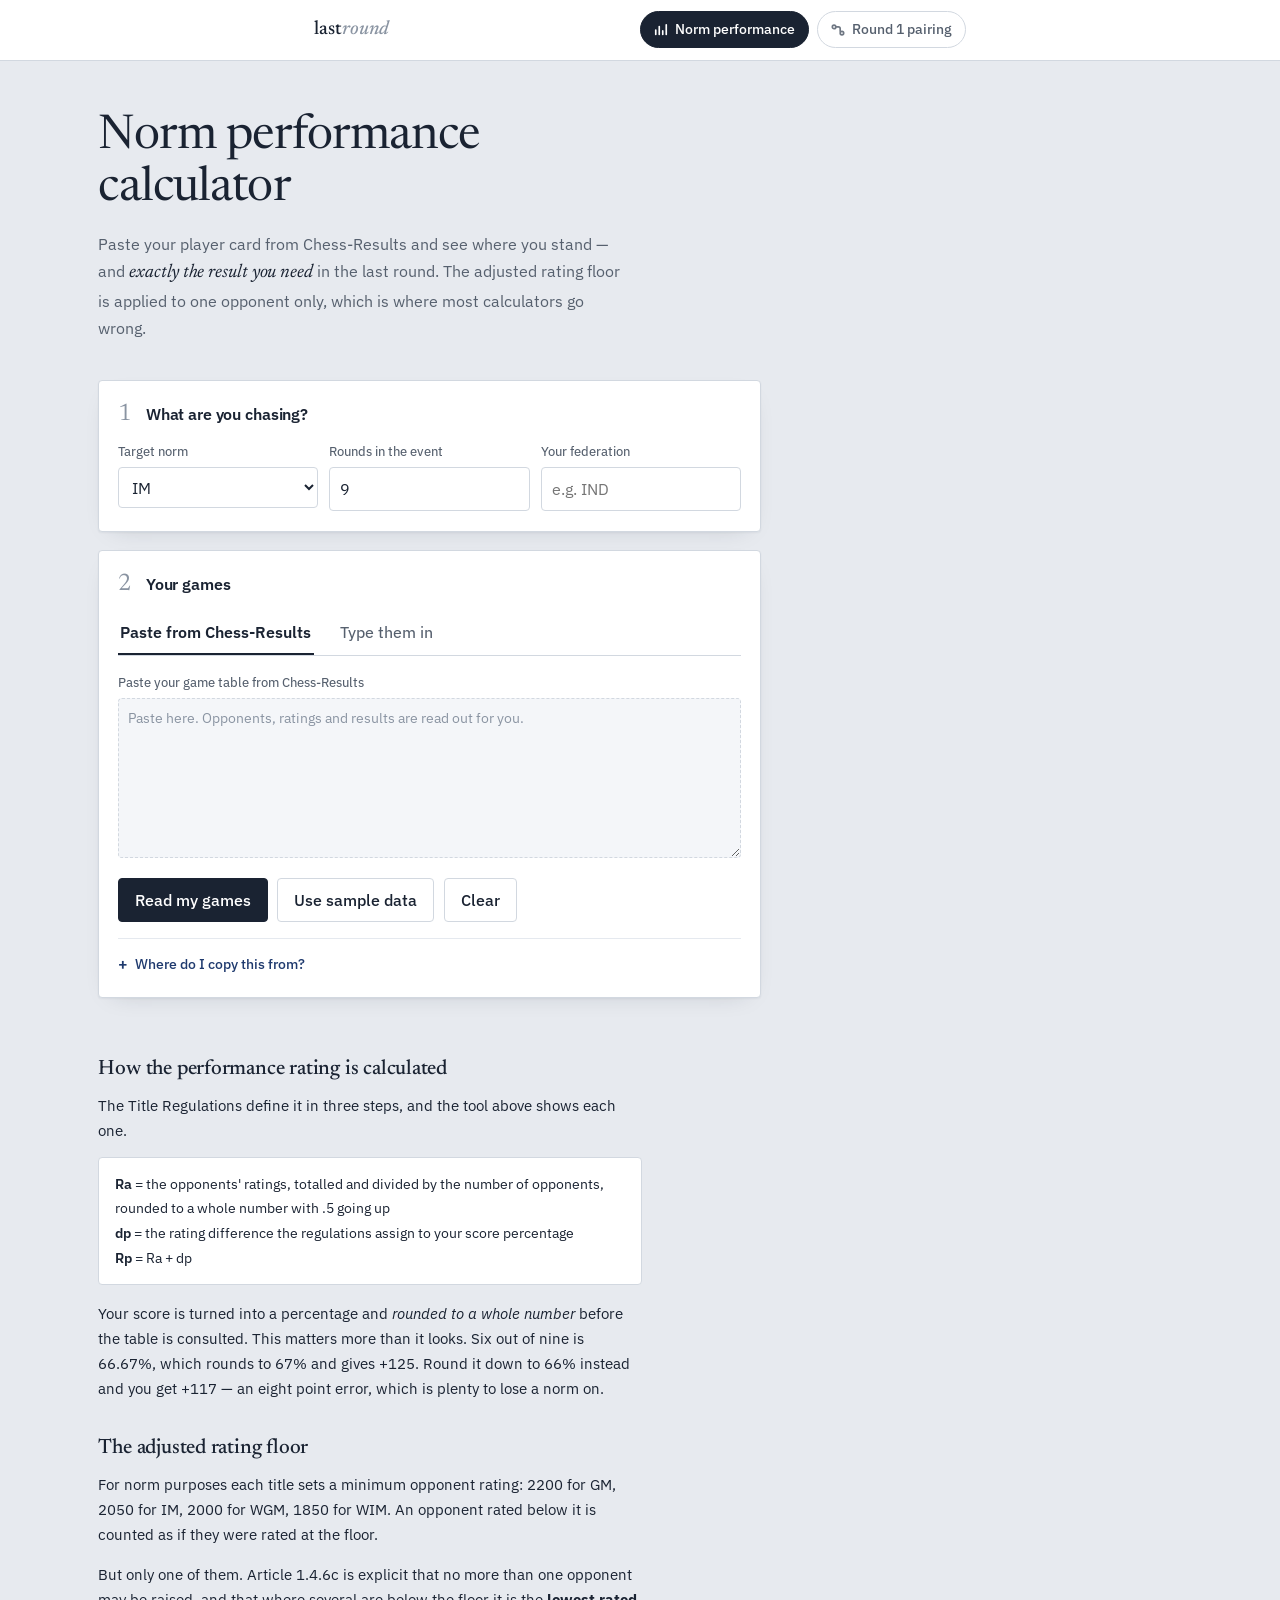
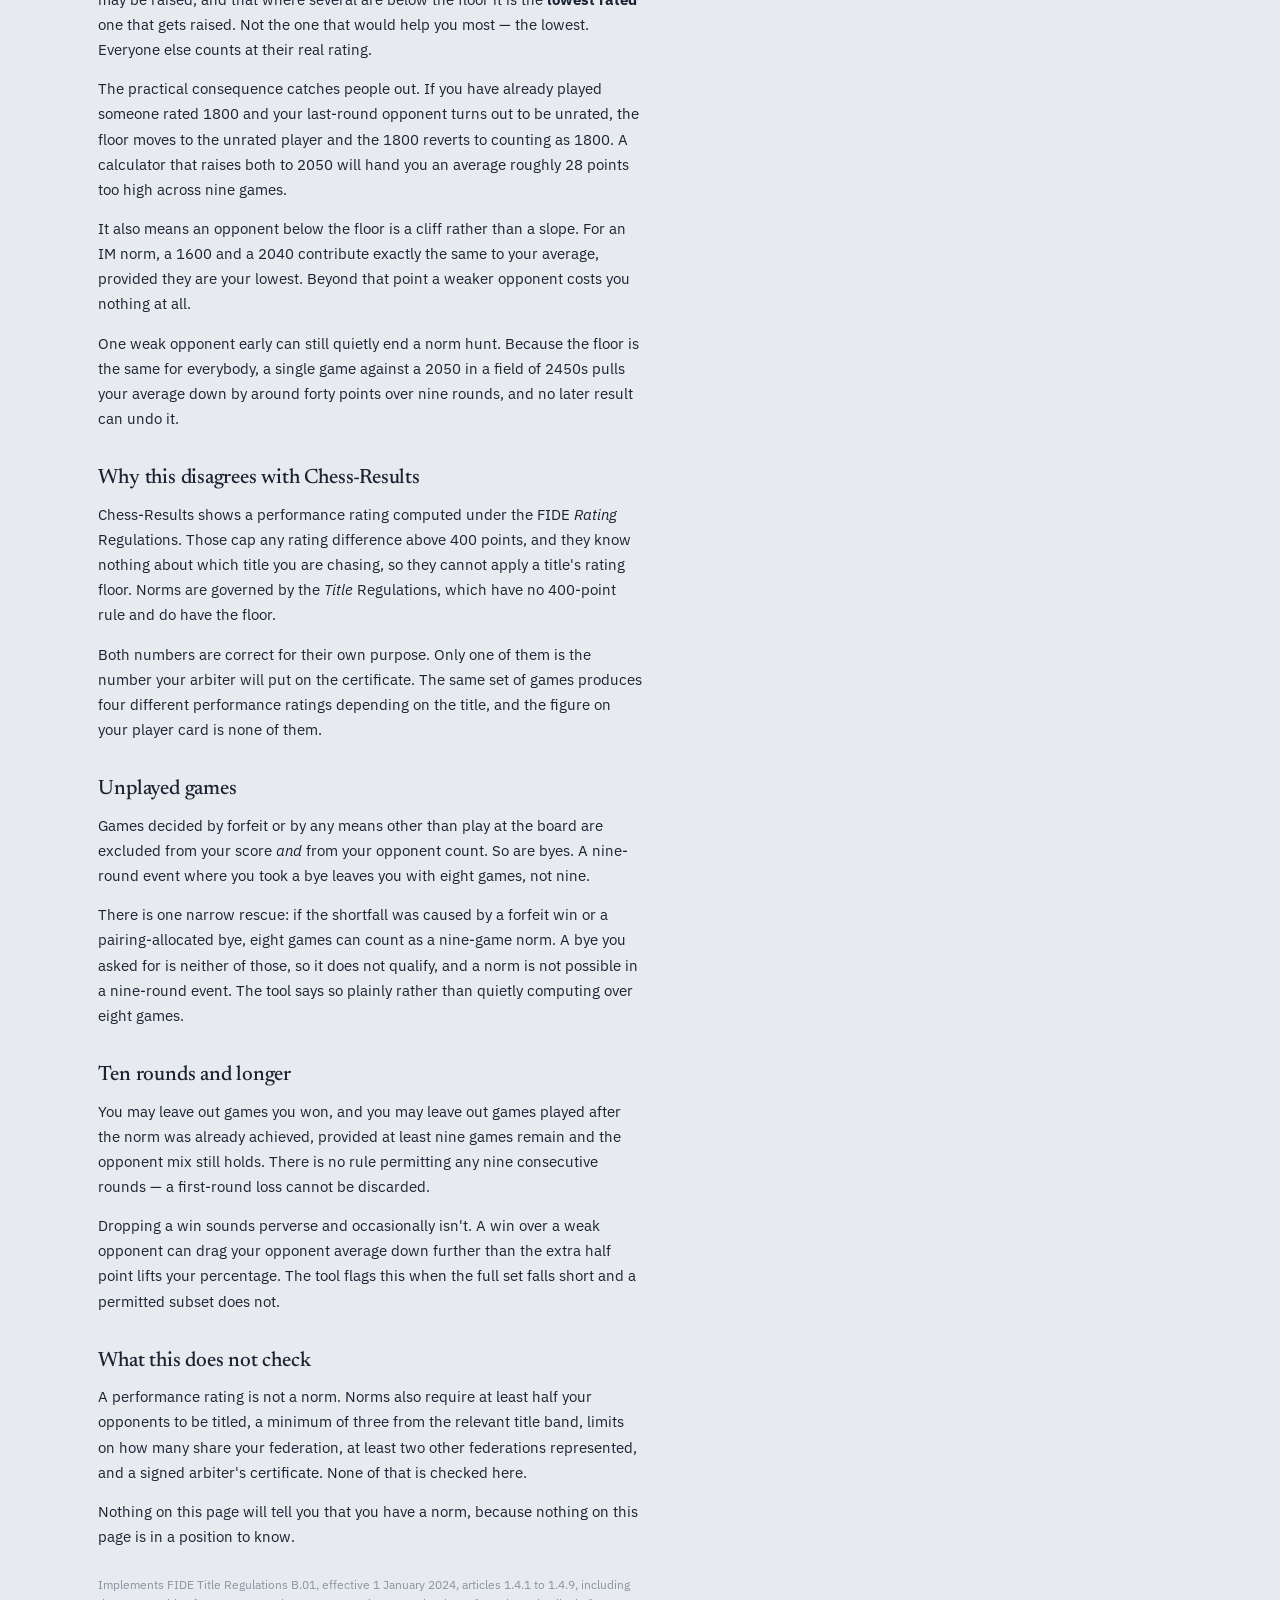
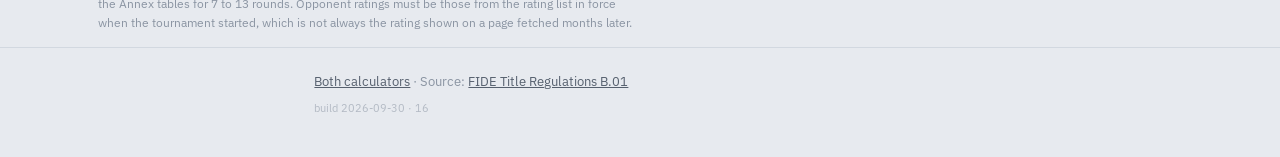
<file: performance-rating-calculator.html>
<!DOCTYPE html>
<html lang="en">
<head>
<meta charset="utf-8">
<meta name="viewport" content="width=device-width, initial-scale=1">
<title>Norm performance rating calculator — FIDE Title Regulations</title>
<meta name="description" content="Paste your Chess-Results player card and see your FIDE title performance, plus exactly what a win, draw or loss in the last round would give you.">
<link rel="preconnect" href="https://fonts.googleapis.com">
<link rel="preconnect" href="https://fonts.gstatic.com" crossorigin>
<link href="https://fonts.googleapis.com/css2?family=IBM+Plex+Sans:wght@400;450;500;600&family=Newsreader:ital,opsz,wght@0,6..72,400;0,6..72,500;1,6..72,400&display=swap" rel="stylesheet">
<link rel="stylesheet" href="style.css?v=16">
</head>
<body>

<header class="top">
  <div class="wrap">
    <a class="mark" href="index.html">last<span>round</span></a>
    <nav>
      <a href="performance-rating-calculator.html" aria-current="page"><svg viewBox="0 0 16 16" aria-hidden="true"><path d="M2 13V8M6 13V4M10 13V9M14 13V2"/></svg>Norm performance</a>
      <a href="round-1-pairing-calculator.html"><svg viewBox="0 0 16 16" aria-hidden="true"><circle cx="3.5" cy="4.5" r="2"/><circle cx="12.5" cy="11.5" r="2"/><path d="M5.5 4.5h3a2 2 0 0 1 2 2v3"/></svg>Round 1 pairing</a>
    </nav>
  </div>
</header>

<main class="wrap">

  <div class="hero">
    <h1>Norm performance calculator</h1>
    <p class="lede">Paste your player card from Chess-Results and see where you stand —
    and <span class="pull">exactly the result you need</span> in the last round.
    The adjusted rating floor is applied to one opponent only, which is where
    most calculators go wrong.</p>
  </div>

  <div class="tool">
  <div class="tool-in">

  <section id="s-title">
    <div class="step"><span class="n">1</span><h2>What are you chasing?</h2></div>
    <div class="row">
      <div>
        <label for="title">Target norm</label>
        <select id="title">
          <option value="GM">GM</option>
          <option value="IM" selected>IM</option>
          <option value="WGM">WGM</option>
          <option value="WIM">WIM</option>
        </select>
      </div>
      <div>
        <label for="rounds">Rounds in the event</label>
        <input id="rounds" type="number" min="1" max="19" value="9" inputmode="numeric">
      </div>
      <div>
        <label for="ownfed">Your federation</label>
        <input id="ownfed" type="text" maxlength="3" placeholder="e.g. IND"
          autocapitalize="characters" spellcheck="false">
      </div>
    </div>
  </section>

  <section id="s-games">
    <div class="step"><span class="n">2</span><h2>Your games</h2></div>

    <div class="tabs" role="tablist">
      <button role="tab" id="tab-paste" aria-selected="true">Paste from Chess-Results</button>
      <button role="tab" id="tab-manual" aria-selected="false">Type them in</button>
    </div>

    <div id="pane-paste">

      <label for="paste">Paste your game table from Chess-Results</label>
      <textarea id="paste" spellcheck="false"
        placeholder="Paste here. Opponents, ratings and results are read out for you."></textarea>
      <div class="btnrow">
        <button id="do-parse">Read my games</button>
        <button id="do-example" class="ghost">Use sample data</button>
        <button id="do-clear" class="ghost">Clear</button>
      </div>
      <div id="parse-msg"></div>

      <details class="guide">
        <summary>Where do I copy this from?</summary>
        <ol class="guide-steps">
          <li><b><span class="gn">1</span>Open your player card</b>
            Click your own name anywhere in the standings or a pairing list.</li>
          <li><b><span class="gn">2</span>Select the game table</b>
            Drag from the grey heading row — <i>Rd. Bo. SNo Name Rtg FED</i> — down to the
            end of the last row, then copy. Including the headings lets the calculator read
            the columns by name instead of working them out.</li>
          <li><b><span class="gn">3</span>Paste it above</b>
            Opponents, ratings and results are read out automatically.</li>
        </ol>
        <figure>
          <svg viewBox="0 0 340 148" role="img"
               aria-label="A Chess-Results player card with the game rows highlighted, showing that each round spans several lines and the result sits on its own line">
            <rect width="340" height="148" fill="#fff"/>

            <!-- header row, INSIDE the selection: it names the columns -->
            <rect x="10" y="9" width="320" height="16" fill="#EEF1F5" rx="2"/>
            <g font-family="IBM Plex Sans, sans-serif" font-size="8" fill="#8A94A2">
              <text x="15" y="20">Rd.</text><text x="36" y="20">SNo</text>
              <text x="62" y="20">Name</text><text x="196" y="20">Rtg</text>
              <text x="228" y="20">FED</text><text x="256" y="20">Pts.</text>
              <text x="282" y="20">Res.</text><text x="308" y="20">we</text>
            </g>

            <!-- selection: fill-opacity keeps it a tint whatever CSS animates -->
            <g class="sweep" style="transform-origin:top">
              <rect x="10" y="7" width="320" height="127" fill="#1F3A6E"
                    fill-opacity=".10" rx="2"/>
              <rect x="10" y="7" width="320" height="127" fill="none"
                    stroke="#1F3A6E" stroke-opacity=".45" stroke-width="1"
                    stroke-dasharray="3 2" rx="2"/>
            </g>

            <g font-family="IBM Plex Sans, sans-serif" font-size="8" fill="#1A2332">
              <!-- round 1 -->
              <text x="15" y="41">1</text><text x="36" y="41">66</text>
              <text x="62" y="41" fill="#56606E">FM</text>
              <text x="78" y="41">Bognar, Csaba Dr.</text>
              <text x="196" y="41">2044</text><text x="228" y="41">HUN</text>
              <text x="256" y="41" fill="#8A94A2">0</text>
              <text x="15" y="54" fill="#12553A" font-weight="600">1</text>
              <g fill="#A8B0BB"><text x="15" y="67">0,84</text><text x="42" y="67">10</text>
                <text x="60" y="67">1,60</text><text x="86" y="67">PGN</text></g>
              <!-- round 2 -->
              <text x="15" y="85">2</text><text x="36" y="85">11</text>
              <text x="62" y="85" fill="#56606E">FM</text>
              <text x="78" y="85">Palczert, Matyas</text>
              <text x="196" y="85">2446</text><text x="228" y="85">HUN</text>
              <text x="256" y="85" fill="#8A94A2">5</text>
              <text x="15" y="98" fill="#12553A" font-weight="600">1</text>
              <g fill="#A8B0BB"><text x="15" y="111">0,33</text><text x="42" y="111">10</text>
                <text x="60" y="111">6,70</text><text x="86" y="111">PGN</text></g>
              <!-- round 3, trailing off -->
              <text x="15" y="129">3</text><text x="36" y="129">3</text>
              <text x="62" y="129" fill="#56606E">IM</text>
              <text x="78" y="129">Ajay, Santhosh</text>
              <text x="196" y="129">2477</text><text x="228" y="129">IND</text>
              <text x="256" y="129" fill="#8A94A2">6</text>
            </g>
            <text x="15" y="144" font-family="IBM Plex Sans, sans-serif" font-size="9"
                  fill="#A8B0BB">…</text>

            <!-- callout: the green digit is the result -->
            <g font-family="IBM Plex Sans, sans-serif" font-size="7" fill="#12553A">
              <path d="M24 51 L44 51" stroke="#12553A" stroke-width=".8" fill="none"/>
              <text x="47" y="53.5">your result, on its own line</text>
            </g>
          </svg>
          <figcaption>Start at the grey heading row. Each round then takes two or three
          lines, with your result alone on the second — select all of it, the calculator
          untangles the layout.</figcaption>
        </figure>
      </details>
    </div>

    <div id="pane-manual" hidden>
      <p class="empty" style="margin:0 0 .8rem">One row per round. Leave the rating blank if
      your opponent was unrated.</p>
      <button id="add-row" class="ghost">Add a round</button>
    </div>
  </section>

  <section id="games-section" class="verify" hidden>
    <div class="step"><span class="n tick" aria-hidden="true"><svg viewBox="0 0 16 16"><path d="M2.5 8.6l3.6 3.6L13.5 4.4"/></svg></span>
      <h2>Check what was read</h2></div>
    <div id="answer-strip" class="answer" hidden></div>
    <p class="verify-hint"><b id="verify-count"></b> Every rating and result below can be
    changed — click one to correct it, and every number updates as you type.</p>
    <table>
      <thead><tr><th>Rd</th><th>Opponent</th><th>Result</th><th></th></tr></thead>
      <tbody id="games"></tbody>
    </table>
    <div id="games-notes"></div>
  </section>

  </div>

  <aside class="tool-out"><div class="tool-pin">

  <section id="lastround" hidden>
    <div class="step"><span class="n">3</span><h2>What the last round needs</h2></div>
    <div style="margin-bottom:1rem">
      <label for="opp">Opponent's rating, if the pairing is out</label>
      <input id="opp" type="number" inputmode="numeric" placeholder="leave blank if unknown"
        style="max-width:14rem">
      <div id="opp-name" class="empty" style="font-size:.8rem;margin-top:.35rem"></div>
    </div>
    <div id="ladder"></div>
    <div id="ladder-note"></div>
  </section>

  <section id="out" hidden></section>

  <section id="reqs" hidden></section>

  </div></aside>
  </div>

  <div class="prose">
    <h3>How the performance rating is calculated</h3>
    <p>The Title Regulations define it in three steps, and the tool above shows each one.</p>
    <div class="eq">
      <b>Ra</b> = the opponents' ratings, totalled and divided by the number of opponents,
      rounded to a whole number with .5 going up<br>
      <b>dp</b> = the rating difference the regulations assign to your score percentage<br>
      <b>Rp</b> = Ra + dp
    </div>
    <p>Your score is turned into a percentage and <em>rounded to a whole number</em> before
    the table is consulted. This matters more than it looks. Six out of nine is 66.67%,
    which rounds to 67% and gives +125. Round it down to 66% instead and you get +117 — an
    eight point error, which is plenty to lose a norm on.</p>

    <h3>The adjusted rating floor</h3>
    <p>For norm purposes each title sets a minimum opponent rating: 2200 for GM, 2050 for
    IM, 2000 for WGM, 1850 for WIM. An opponent rated below it is counted as if they were
    rated at the floor.</p>
    <p>But only one of them. Article 1.4.6c is explicit that no more than one opponent may
    be raised, and that where several are below the floor it is the <b>lowest rated</b> one
    that gets raised. Not the one that would help you most — the lowest. Everyone else
    counts at their real rating.</p>
    <p>The practical consequence catches people out. If you have already played someone
    rated 1800 and your last-round opponent turns out to be unrated, the floor moves to the
    unrated player and the 1800 reverts to counting as 1800. A calculator that raises both
    to 2050 will hand you an average roughly 28 points too high across nine games.</p>
    <p>It also means an opponent below the floor is a cliff rather than a slope. For an IM
    norm, a 1600 and a 2040 contribute exactly the same to your average, provided they are
    your lowest. Beyond that point a weaker opponent costs you nothing at all.</p>
    <p>One weak opponent early can still quietly end a norm hunt. Because the floor is the
    same for everybody, a single game against a 2050 in a field of 2450s pulls your average
    down by around forty points over nine rounds, and no later result can undo it.</p>

    <h3>Why this disagrees with Chess-Results</h3>
    <p>Chess-Results shows a performance rating computed under the FIDE <em>Rating</em>
    Regulations. Those cap any rating difference above 400 points, and they know nothing
    about which title you are chasing, so they cannot apply a title's rating floor. Norms
    are governed by the <em>Title</em> Regulations, which have no 400-point rule and do
    have the floor.</p>
    <p>Both numbers are correct for their own purpose. Only one of them is the number your
    arbiter will put on the certificate. The same set of games produces four different
    performance ratings depending on the title, and the figure on your player card is none
    of them.</p>

    <h3>Unplayed games</h3>
    <p>Games decided by forfeit or by any means other than play at the board are excluded
    from your score <em>and</em> from your opponent count. So are byes. A nine-round event
    where you took a bye leaves you with eight games, not nine.</p>
    <p>There is one narrow rescue: if the shortfall was caused by a forfeit win or a
    pairing-allocated bye, eight games can count as a nine-game norm. A bye you asked for
    is neither of those, so it does not qualify, and a norm is not possible in a nine-round
    event. The tool says so plainly rather than quietly computing over eight games.</p>

    <h3>Ten rounds and longer</h3>
    <p>You may leave out games you won, and you may leave out games played after the norm
    was already achieved, provided at least nine games remain and the opponent mix still
    holds. There is no rule permitting any nine consecutive rounds — a first-round loss
    cannot be discarded.</p>
    <p>Dropping a win sounds perverse and occasionally isn't. A win over a weak opponent can
    drag your opponent average down further than the extra half point lifts your
    percentage. The tool flags this when the full set falls short and a permitted subset
    does not.</p>

    <h3>What this does not check</h3>
    <p>A performance rating is not a norm. Norms also require at least half your opponents
    to be titled, a minimum of three from the relevant title band, limits on how many share
    your federation, at least two other federations represented, and a signed arbiter's
    certificate. None of that is checked here.</p>
    <p>Nothing on this page will tell you that you have a norm, because nothing on this page
    is in a position to know.</p>
  </div>

  <p class="reg">Implements FIDE Title Regulations B.01, effective 1 January 2024, articles
  1.4.1 to 1.4.9, including the Annex tables for 7 to 13 rounds. Opponent ratings must be
  those from the rating list in force when the tournament started, which is not always the
  rating shown on a page fetched months later.</p>
</main>

<footer class="foot"><div class="wrap">
  <a href="index.html">Both calculators</a> · Source:
  <a href="https://handbook.fide.com/chapter/B012024">FIDE Title Regulations B.01</a>

  <span class="build">build 2026-09-30 · 16</span>
</div></footer>

<script>
"use strict";

/* =========================================================================
   Calculation engine — FIDE Title Regulations B.01 (1 January 2024),
   articles 1.4.1 and 1.4.6 to 1.4.9.
   ========================================================================= */

const TITLES = {
  GM:{floor:2200,threshold:2600,minRa:2380},
  IM:{floor:2050,threshold:2450,minRa:2230},
  WGM:{floor:2000,threshold:2400,minRa:2180},
  WIM:{floor:1850,threshold:2250,minRa:2030}
};
const UNRATED = 1400, MIN_SCORE = 0.35, MIN_GAMES = 9;

/* 1.4.9 conversion table, indexed by whole-number percentage 0..100. */
const DP = [
 -800,-677,-589,-538,-501,-470,-444,-422,-401,-383,
 -366,-351,-336,-322,-309,-296,-284,-273,-262,-251,
 -240,-230,-220,-211,-202,-193,-184,-175,-166,-158,
 -149,-141,-133,-125,-117,-110,-102, -95, -87, -80,
  -72, -65, -57, -50, -43, -36, -29, -21, -14,  -7,
    0,   7,  14,  21,  29,  36,  43,  50,  57,  65,
   72,  80,  87,  95, 102, 110, 117, 125, 133, 141,
  149, 158, 166, 175, 184, 193, 202, 211, 220, 230,
  240, 251, 262, 273, 284, 296, 309, 322, 336, 351,
  366, 383, 401, 422, 444, 470, 501, 538, 589, 677, 800];

const half = x => Math.floor(x + 0.5);          /* 1.4.7b, 1.4.9: .5 rounds up */
const pct  = (s,n) => half(s / n * 100);

/* 1.4.6b-d. Deem unrated opponents 1400, then raise AT MOST ONE — the lowest
   rated — to the title's floor. Mandatory, not an optimisation. */
function adjust(ratings, floor){
  const v = ratings.map(r => r === null ? UNRATED : r);
  if(!v.length) return {values:v,sum:0,raisedIndex:null,raisedFrom:null};
  let lo = 0;
  for(let i=1;i<v.length;i++) if(v[i] < v[lo]) lo = i;
  if(v[lo] >= floor) return {values:v,sum:v.reduce((a,b)=>a+b,0),raisedIndex:null,raisedFrom:null};
  const from = v[lo]; v[lo] = floor;
  return {values:v,sum:v.reduce((a,b)=>a+b,0),raisedIndex:lo,raisedFrom:from};
}

function perf(games, title){
  const t = TITLES[title], c = games.filter(g => g.counts);
  if(!c.length) return null;
  const adj = adjust(c.map(g => g.rating), t.floor);
  const score = c.reduce((a,g) => a + g.result, 0);
  const n = c.length;
  const ra = half(adj.sum / n), p = pct(score, n), dp = DP[p], rp = ra + dp;
  return {title:t,n,score,p,ra,dp,rp,adj,
    meetsRp: rp >= t.threshold, meetsRa: ra >= t.minRa,
    meetsScore: score / n >= MIN_SCORE,
    ok: rp >= t.threshold && ra >= t.minRa && score / n >= MIN_SCORE};
}

/* 1.4.1c — a forfeit WIN or a pairing-allocated bye drops the 9-game minimum
   to 8. A bye the player requested does not. */
function minGames(games, rounds){
  const counted = games.filter(g => g.counts).length;
  if(rounds !== 9 || counted !== 8) return {min:MIN_GAMES, relief:false};
  const k = games.filter(g => !g.counts).map(g => g.kind);
  if(k.includes("forfeit-win") || k.includes("pab")) return {min:8, relief:true};
  return {min:MIN_GAMES, relief:false};
}

/* Ra is a non-decreasing step function of the next opponent's rating — flat
   below the floor — so binary search the boundary rather than inverting. */
function requiredRating(played, title, result){
  const q = r => { const p = perf([...played,{rating:r,result,counts:true}], title); return p && p.ok; };
  if(!q(3000)) return null;
  let lo = 0, hi = 3000;
  while(lo < hi){ const m = (lo + hi) >> 1; if(q(m)) hi = m; else lo = m + 1; }
  return lo;
}

/* 1.4.1e (ignore games played after the result was banked) and 1.4.1f (ignore
   games against opponents you defeated). Deduplicated by game set. */
function subsets(games, title, min){
  const c = games.map((g,i)=>({g,i})).filter(x => x.g.counts);
  const seen = new Map();
  const add = (picked, rule) => {
    if(picked.length < min) return;
    const idx = picked.map(x => x.i), key = idx.join(",");
    if(seen.has(key)){ const s = seen.get(key); if(!s.rules.includes(rule)) s.rules.push(rule); return; }
    seen.set(key, {indices:idx, rules:[rule], perf:perf(picked.map(x=>x.g), title),
      dropped: games.map((_,i)=>i).filter(i => games[i].counts && !idx.includes(i))});
  };
  add(c, "all");
  for(let k = min; k < c.length; k++){
    const pre = c.slice(0,k);
    if(perf(pre.map(x=>x.g), title).ok) add(pre, "1.4.1e");
  }
  const wins = c.map((x,i) => x.g.result === 1 ? i : -1).filter(i => i >= 0);
  const maxDrop = c.length - min;
  for(let m = 1; m < (1 << wins.length); m++){
    const drop = new Set();
    for(let b = 0; b < wins.length; b++) if(m & (1 << b)) drop.add(wins[b]);
    if(drop.size > maxDrop) continue;
    add(c.filter((_,i) => !drop.has(i)), "1.4.1f");
  }
  return [...seen.values()];
}

/* =========================================================================
   The rest of the norm conditions — B.01 §1.4.3 to §1.4.5, with the per-round
   numbers taken from the Annex (single-round events).

   These are counted over DISTINCT opponents: 1.4.5 says an opponent's title is
   counted only once.
   ========================================================================= */

/* mo = opponents holding a title in the relevant band
   th = opponents holding any title except CM/WCM (1.4.5a)
   otherFeds / maxOneFed / maxOwnFed = 1.4.3, 1.4.4.  null = not applicable. */
const REQS = {
  7:  {mo:3, th:4, otherFeds:null, maxOneFed:null, maxOwnFed:null},
  8:  {mo:3, th:4, otherFeds:null, maxOneFed:null, maxOwnFed:null},
  9:  {mo:3, th:5, otherFeds:2, maxOneFed:6, maxOwnFed:5},
  10: {mo:4, th:5, otherFeds:2, maxOneFed:6, maxOwnFed:6},
  11: {mo:4, th:6, otherFeds:2, maxOneFed:7, maxOwnFed:6},
  12: {mo:4, th:6, otherFeds:2, maxOneFed:8, maxOwnFed:7},
  13: {mo:5, th:7, otherFeds:2, maxOneFed:8, maxOwnFed:7}
};

/* 1.4.5a — title-holders, explicitly excluding CM and WCM. */
const TH_TITLES = new Set(["GM","IM","FM","WGM","WIM","WFM"]);
/* 1.4.5b-e — the band that must supply the minimum number of opponents. */
const MO_BAND = {
  GM:  new Set(["GM"]),
  IM:  new Set(["IM","GM"]),
  WGM: new Set(["WGM","IM","GM"]),
  WIM: new Set(["WIM","WGM","IM","GM"])
};

/* expected = how many games the norm will finally rest on. Mid-tournament that
   is the scheduled count, not the games played so far, or the federation limits
   would read as "not applicable" right up until the last round. */
function requirements(games, title, ownFed, expected){
  const counted = games.filter(g => g.counts);
  if(!counted.length) return null;

  /* Distinct opponents: same name and rating is the same person. */
  const seen = new Set(), opp = [];
  for(const g of counted){
    const key = (g.name || "") + "|" + (g.rating ?? "u");
    if(seen.has(key)) continue;
    seen.add(key); opp.push(g);
  }

  const n = Math.max(counted.length, expected || 0);
  const req = REQS[Math.min(13, Math.max(7, n))];
  const own = (ownFed || "").trim().toUpperCase();

  const th = opp.filter(g => TH_TITLES.has(g.title)).length;
  const mo = opp.filter(g => MO_BAND[title].has(g.title)).length;

  const feds = opp.map(g => g.fed).filter(Boolean);
  const tally = {};
  for(const f of feds) tally[f] = (tally[f] || 0) + 1;
  const maxOneFed = Object.values(tally).length ? Math.max(...Object.values(tally)) : 0;
  const ownCount = own ? (tally[own] || 0) : null;
  /* 1.4.2a — players with federation "FID" are accepted, but do not count as a
     foreign player, so they cannot help satisfy 1.4.3. */
  const foreign = feds.filter(f => f !== "FID" && f !== own);
  const otherFeds = new Set(foreign).size;

  const haveTitles = opp.some(g => g.title);
  const haveFeds = feds.length > 0;

  return {n, played: counted.length, req, th, mo, maxOneFed, ownCount, otherFeds, own,
          haveTitles, haveFeds, distinct: opp.length};
}

/* =========================================================================
   Chess-Results player-card parser.

   A record spans MULTIPLE LINES. The Res. column sits on its own line and the
   rating columns (we / K / rtg+/- / PGN) follow on a third:

     1  32  66  FM  Bognar, Csaba Dr.  2044  HUN  0
     1
     0,84  10  1,60  PGN

   So records are framed by round number, then the FED column is used as an
   anchor to locate Rtg / Pts. / Res. by POSITION. Reading the last token of a
   line instead picks up the opponent's Pts. and silently inverts results.
   ========================================================================= */

const TITLE_CODES = new Set([
  "GM","IM","FM","CM","NM","WGM","WIM","WFM","WCM","WNM",
  /* Arena titles and common national ones — three capitals that sit exactly
     where a federation would, so they must be known about. */
  "AGM","AIM","AFM","ACM","AWGM","AWIM","AWFM","AWCM",
  "MC","MF","MI","MK","LM","EM","HM","SM","MCF","MFF"
]);
const NOT_FED = new Set([...TITLE_CODES, "PGN"]);

const RESULTS = {
  "1":{r:1,counts:true}, "0":{r:0,counts:true},
  "½":{r:.5,counts:true}, "0.5":{r:.5,counts:true}, "0,5":{r:.5,counts:true},
  "1/2":{r:.5,counts:true}, "½-½":{r:.5,counts:true}, "1/2-1/2":{r:.5,counts:true},
  "=":{r:.5,counts:true}, "remis":{r:.5,counts:true},
  "+":{r:1,counts:false,kind:"forfeit-win"}, "-":{r:0,counts:false,kind:"forfeit-loss"},
  "1u":{r:1,counts:false,kind:"forfeit-win"}, "0u":{r:0,counts:false,kind:"forfeit-loss"}
};

function fields(line){
  const out = (line.includes("\t") ? line.split("\t") : line.split(/\s{2,}/))
    .map(s => s.trim()).filter(Boolean);
  /* Some browsers copy an HTML table with single spaces instead of tabs, which
     collapses a whole row into one field. Fall back to plain whitespace. */
  if(out.length < 4 && /\s/.test(line.trim())){
    const single = line.trim().split(/\s+/);
    if(single.length >= 4) return single;
  }
  return out;
}

/* ---------------------------------------------------------------------------
   Header row.

   Chess-Results prints the column names above the games — "Rd. Bo. SNo Name
   RtgI RtgN FED Club/City Pts. Res. PGN" and its translations — and when they
   survive the copy they say exactly which columns exist and in what order.

   They are NOT used to index cells directly. An empty cell vanishes from a
   paste, so column positions drift from row to row and a fixed index would be
   confidently wrong. What the header is used for is telling the row reader
   what to expect: how many rating columns there are (so the walk-back stops in
   the right place), which of them is the international one, which side of the
   federation the rating sits on, whether a club column stands between the
   federation and the points, and whether the card carries a result column at
   all. Every one of those was previously a guess.
   --------------------------------------------------------------------------- */
const HEAD = [
  ["rd",   /^(rd|rnd|round|runde|ronda|ronde|tour|rda)(nr)?$/],
  ["bo",   /^(bo|bd|board|brett|tisch|mesa|table|tavolo)$/],
  ["sno",  /^(sno|snr|snum|nr|no|num|n°|nº|startno|startnr|startingrank)$/],
  ["title",/^(title|titel|ttl|tit|typ|titolo|titulo)$/],
  ["name", /^(name|nom|nombre|nome|naam|namn|imię|imie|nimi)$/],
  ["rtgN", /^(rtgn|natrtg|nrtg|elon|natelo|dwz|lms|nationalrating)$/],
  ["rtgI", /^(rtgi|rtg|rating|elo|eloi|intrtg|internationalrating|fiderating|elofide|wertung)$/],
  ["fed",  /^(fed|land|federation|federación|federacion|país|pais|fede|kraj|country)$/],
  ["club", /^(club|city|club\/city|club\/ciudad|verein|ort|verein\/ort|team|equipo|klub)$/],
  ["pts",  /^(pts|point|points|punkte|pkt|puntos|punti|punkty|score)$/],
  ["res",  /^(res|result|erg|ergebnis|resultado|risultato|résultat|resultat|uitslag|wynik)$/]
];
/* Columns that follow the result and must never be mistaken for one of the
   above. "rtg+/-" in particular normalises very close to "rtg". */
const HEAD_IGNORE = /^((rtg|elo)?\+\/[-−–]|w-we|we|k|kf|kr|rp|pgn|chg|change)$/;

const headNorm = s => String(s).toLowerCase().replace(/[\s. ()]/g, "");

/* Returns a layout description, or null when no header row is present. */
function readHeader(lines){
  for(const raw of lines){
    const f = fields(raw);
    if(f.length < 4) continue;
    const seen = {};
    let hits = 0;
    f.forEach((cell, i) => {
      const n = headNorm(cell);
      if(!n || HEAD_IGNORE.test(n)) return;
      for(const [key, re] of HEAD){
        if(!re.test(n)) continue;
        if(seen[key] === undefined){ seen[key] = i; hits++; }
        return;
      }
    });
    /* A header has to name a rating column and at least three other columns,
       and must not itself look like a game row. */
    const hasRtg = seen.rtgI !== undefined || seen.rtgN !== undefined;
    const looksLikeData = f.some(c => /^\d{3,4}$/.test(c.trim()));
    if(!hasRtg || hits < 4 || looksLikeData) continue;

    const rI = seen.rtgI, rN = seen.rtgN;
    const nRtg = (rI !== undefined ? 1 : 0) + (rN !== undefined ? 1 : 0);
    const firstRtg = Math.min(rI ?? 99, rN ?? 99);
    return {
      cols: seen,
      nRtg,
      /* Which of two rating columns is the international one. With only one
         column the question does not arise. */
      intlIsLeft: nRtg < 2 ? true : rI < rN,
      hasFed: seen.fed !== undefined,
      ratingAfterFed: seen.fed !== undefined && firstRtg > seen.fed,
      clubAfterFed: seen.club !== undefined && seen.fed !== undefined
                    && seen.club > seen.fed,
      hasRes: seen.res !== undefined,
      raw: f.join(" ")
    };
  }
  return null;
}

/* ---------------------------------------------------------------------------
   Salvage pass. Runs only when the strict parser found nothing at all.

   It assumes almost no layout: a line beginning with a round number that
   carries exactly ONE plausible rating, and a result token either at the end
   of that line or alone on a following line. That covers cards with no
   federation column, unusual column orders, and non-English column headers.

   Everything it returns is flagged uncertain, because a loose read that looks
   right is more dangerous than one that admits it is guessing.
   --------------------------------------------------------------------------- */
function salvageCard(text){
  const lines = text.replace(/\u00a0/g, " ").split(/\r?\n/)
    .map(l => l.trim()).filter(Boolean);
  const games = [], pending = [];
  let open = null;

  const close = (res) => {
    if(!open) return;
    if(res){
      games.push({round:open.round, rating:open.rating, result:res.r,
                  counts:res.counts, kind:res.kind || "played",
                  name:open.name, title:open.title, fed:open.fed});
    } else {
      pending.push({round:open.round, rating:open.rating,
                    name:open.name, title:open.title, fed:open.fed});
    }
    open = null;
  };

  for(const line of lines){
    const toks = line.split(/[\t ]+/).filter(Boolean);
    if(!toks.length) continue;

    /* A bare result token closes the row above it. */
    const bare = RESULTS[line.toLowerCase()];
    if(bare && open){ close(bare); continue; }

    if(!/^\d{1,2}$/.test(toks[0])) continue;

    /* Exactly one number in rating range, or the row is too ambiguous to use. */
    const rats = toks.filter(t => /^\d{3,4}$/.test(t))
                     .map(Number).filter(n => n >= 1000 && n <= 2900);
    if(rats.length !== 1) continue;

    close(null);                                  // previous row had no result
    open = {
      round: Number(toks[0]),
      rating: rats[0],
      title: toks.find(t => TITLE_CODES.has(t)) || "",
      fed:   toks.find(t => /^[A-Z]{3}$/.test(t) && !NOT_FED.has(t)) || "",
      name:  toks.filter(t => /[A-Za-z]/.test(t) && !TITLE_CODES.has(t)
                          && !/^[A-Z]{3}$/.test(t)).join(" ")
                 .replace(/\s+,/g, ",").trim()
    };
    /* The result may be the last cell of the same line. */
    const tail = RESULTS[toks[toks.length - 1].toLowerCase()];
    if(tail && toks.length > 2) close(tail);
  }
  close(null);
  const rounds = Math.max(0, ...games.map(g=>g.round), ...pending.map(g=>g.round));
  return {games, pending, rounds};
}

function parseCard(text){
  const lines = text.replace(/ /g," ").split(/\r?\n/);
  const layout = readHeader(lines);

  const records = [];
  let cur = null;
  for(const raw of lines){
    if(!raw.trim()) continue;
    const f = fields(raw);
    if(!f.length) continue;
    /* A bye row collapses to very few fields once empty cells are dropped, so
       it is allowed to start a record on its own; everything else needs the
       full column set, which keeps we / K / rtg+/- continuation lines out. */
    const looksLikeBye = /not\s*paired|\bbye\b|spielfrei/i.test(raw);
    if(/^\d{1,2}$/.test(f[0]) && (f.length >= 4 || looksLikeBye)){
      cur = {round:Number(f[0]), tokens:f.slice()};
      records.push(cur);
    } else if(cur){
      cur.tokens.push(...f);
    }
  }

  const games = [], skipped = [], pending = [], unreadable = [];
  let runTogether = 0;

  for(const rec of records){
    const joined = rec.tokens.join(" ");

    if(/not\s*paired|\bbye\b|spielfrei/i.test(joined)){
      const m = joined.match(/(½|0[.,]5|1|0)\s*$/);
      const v = m ? (m[1] === "½" || /0[.,]5/.test(m[1]) ? .5 : Number(m[1])) : .5;
      /* A pairing-allocated bye goes to the bottom of the lowest scoregroup,
         which is not where a norm chaser sits, so a half point is a requested
         bye in almost every real case. Editable below either way. */
      games.push({round:rec.round, rating:null, result:v, counts:false,
                  kind: v === 1 ? "pab" : "requested-bye", name:"(bye)"});
      continue;
    }

    /* The federation cell is three capitals preceded by the player's rating.
       An unknown three-letter TITLE also sits after a number (the start
       number), so candidates are ranked: one preceded by a plausible rating
       beats one preceded by a small start number. Only genuinely ambiguous
       rows — several rating+federation pairs — are treated as run together. */
    const isRating = t => /^\d{1,4}$/.test(t) &&
      (Number(t) === 0 || (Number(t) >= 1000 && Number(t) <= 2999));

    const after1 = layout && layout.ratingAfterFed;
    const strong = [], weak = [];
    for(let i = 1; i < rec.tokens.length; i++){
      const t = rec.tokens[i];
      if(!/^[A-Z]{3}$/.test(t) || NOT_FED.has(t)) continue;
      /* The neighbour that should be the rating is on the left in every layout
         but the ones where the header says the federation comes first. */
      const nb = after1 ? rec.tokens[i+1] : rec.tokens[i-1];
      if(isRating(nb)) strong.push(i);
      else if(/^\d{1,4}$/.test(String(nb ?? ""))) weak.push(i);
    }
    if(strong.length > 1){ runTogether++; continue; }
    const fed = strong.length ? strong[0] : (weak.length === 1 ? weak[0] : -1);
    if(fed === -1){ skipped.push(joined); continue; }

    /* Where the rating sits relative to the federation.

       Without a header: assume it is to the left, and walk back over the run
       of rating-shaped cells to the leftmost, since a card carrying both an
       international and a national rating (RtgI | RtgN | FED) prints the
       international one first.

       With a header: the guessing stops. The number of rating columns bounds
       the walk-back, so a rating-shaped start number next to the rating can no
       longer be swallowed; a card that prints the national rating first is
       read from the right instead; and a layout with the federation before the
       rating is read forwards. */
    let rIdx;
    if(layout && layout.ratingAfterFed){
      rIdx = fed + 1;
      while(rIdx < rec.tokens.length && !isRating(rec.tokens[rIdx])) rIdx++;
      if(rIdx >= rec.tokens.length){ skipped.push(joined); continue; }
    } else {
      rIdx = fed - 1;
      const maxBack = layout ? Math.max(0, layout.nRtg - 1) : 99;
      let back = 0;
      while(rIdx > 1 && back < maxBack && isRating(rec.tokens[rIdx - 1])){ rIdx--; back++; }
      /* Two rating columns with the national one printed first. */
      if(layout && layout.nRtg === 2 && !layout.intlIsLeft) rIdx = fed - 1;
    }
    const rtg = Number(rec.tokens[rIdx]);

    /* Chess-Results decorates some result cells with footnote markers such as
       "*)" . Strip those before matching, and if the cell is nothing BUT a
       marker, look at the next cell. */
    /* A Club/City column can sit between the federation and the points, so
       skip any text cells: the first numeric cell after the federation is the
       points, and the result follows it. */
    let ptsIdx = Math.max(fed, rIdx) + 1;
    while(ptsIdx < rec.tokens.length && /[A-Za-z]/.test(rec.tokens[ptsIdx])) ptsIdx++;
    const after = rec.tokens.slice(ptsIdx + 1);
    const clean = v => String(v ?? "").replace(/[*()\u00a0\s]/g, "").toLowerCase();
    /* A card with no result column at all must not have its points read as a
       result \u2014 that is the silent wrong answer this whole parser exists to
       avoid. The header is the only way to know, so when it says there is no
       result column every round is left for the user to fill in. */
    const noResCol = !!layout && !layout.hasRes;
    let res = (!noResCol && after.length) ? RESULTS[clean(after[0])] : undefined;
    if(!res && !noResCol && after.length > 1 && clean(after[0]) === "")
      res = RESULTS[clean(after[1])];
    const before = rec.tokens.slice(1, layout && layout.ratingAfterFed ? fed : rIdx);
    /* The title cell sits just before the name and is empty for untitled players. */
    const title = before.find(t => TITLE_CODES.has(t)) || "";
    /* Join every remaining non-numeric cell: with tabs the name is one field,
       with single spaces it arrives in pieces. */
    const name = before
      .filter(t => !TITLE_CODES.has(t) && !/^\d+$/.test(t))
      .join(" ").replace(/\s+,/g, ",").trim();
    const fedCode = rec.tokens[fed];

    /* Nothing after the points column means the round has not been played.
       Something there that cannot be read is a DIFFERENT problem, and guessing
       at it would silently change the score, so it is surfaced instead. */
    if(!res){
      const entry = {round:rec.round, rating:rtg === 0 ? null : rtg, name, title, fed:fedCode};
      if(after.length === 0 || noResCol){
        pending.push(entry);
      } else {
        unreadable.push({...entry, raw: after.slice(0, 2).join(" ").trim()});
      }
      continue;
    }

    games.push({round:rec.round, rating: rtg === 0 ? null : rtg,
                result:res.r, counts:res.counts, kind:res.kind || "played",
                name, title, fed:fedCode});
  }

  const rounds = records.length ? Math.max(...records.map(r => r.round)) : 0;

  /* Two things worth telling the user about rather than failing silently.
     merged  — the copy lost its line breaks, so no row could be framed even
               though the text plainly contains rating/federation pairs.
     partial — rows were framed but fewer came through than the round numbers
               imply, which means something was dropped. */
  const looksLikeCard = /\d{3,4}\s*[A-Z]{3}\b/.test(text);
  const read = games.length + pending.length + unreadable.length;
  const merged  = runTogether > 0 || (read === 0 && looksLikeCard);
  const partial = rounds > 0 && read < rounds;

  if(read === 0 && !merged){
    const sv = salvageCard(text);
    if(sv.games.length){
      return {games:sv.games, skipped:[], pending:sv.pending, unreadable:[],
              rounds:sv.rounds, merged:false, partial:false,
              read:sv.games.length + sv.pending.length, salvaged:true, layout};
    }
  }

  return {games, skipped, pending, unreadable, rounds, merged, partial, read,
          salvaged:false, layout};
}

/* =========================================================================
   State and rendering
   ========================================================================= */

let games = [];
const $ = id => document.getElementById(id);
const esc = s => String(s).replace(/[&<>"]/g, c => ({"&":"&amp;","<":"&lt;",">":"&gt;",'"':"&quot;"}[c]));

/* One control per game: result and special kind share a dropdown. */
const OPTIONS = [
  ["unknown","Result not read — pick one"],
  ["1","Win"], ["0.5","Draw"], ["0","Loss"],
  ["requested-bye","Bye (requested)"], ["pab","Bye (allocated)"],
  ["forfeit-win","Forfeit win"], ["forfeit-loss","Forfeit loss"]
];

const valueOf = g => g.counts ? String(g.result) : g.kind;

function applyValue(g, v){
  if(v === "1" || v === "0.5" || v === "0"){
    g.counts = true; g.kind = "played"; g.result = Number(v);
  } else {
    g.counts = false; g.kind = v;
    if(v === "unknown") g.result = .5;
    else if(v === "forfeit-win" || v === "pab") g.result = 1;
    else if(v === "forfeit-loss") g.result = 0;
    else g.result = .5;
    if(v === "requested-bye" || v === "pab") g.rating = null;
  }
}

function renderGames(){
  $("games-section").hidden = games.length === 0;
  $("verify-count").textContent = games.length
    ? `${games.length} round${games.length === 1 ? "" : "s"}.` : "";
  const noOpponent = g => !g.counts && (g.kind === "requested-bye" || g.kind === "pab");
  $("games").innerHTML = games.map((g,i) => `
    <tr class="${g.counts ? "" : "excluded"}">
      <td>${g.round ?? i+1}</td>
      <td>
        <input type="number" inputmode="numeric" placeholder="unrated"
          value="${g.rating ?? ""}" data-f="rating" data-i="${i}"
          aria-label="Round ${g.round ?? i+1} opponent rating"
          ${noOpponent(g) ? "disabled" : ""}>
        ${g.name ? `<div class="oname">${g.title ? `<b>${esc(g.title)}</b> ` : ""}${
          g.fed ? `${esc(g.fed)} · ` : ""}${esc(g.name)}</div>` : ""}
      </td>
      <td><select data-f="value" data-i="${i}" aria-label="Round ${g.round ?? i+1} result">
        ${OPTIONS.map(([v,l]) =>
          `<option value="${v}"${valueOf(g)===v?" selected":""}>${l}</option>`).join("")}
      </select></td>
      <td><button class="tiny" data-del="${i}" aria-label="Remove round ${g.round ?? i+1}">×</button></td>
    </tr>`).join("");
  compute();
}

function compute(){
  const title = $("title").value, rounds = Number($("rounds").value) || 9;
  const counted = games.filter(g => g.counts);

  if(!counted.length){
    $("out").hidden = true; $("lastround").hidden = true;
    $("reqs").hidden = true; $("games-notes").innerHTML = "";
    $("answer-strip").hidden = true;
    return;
  }

  const mg = minGames(games, rounds), t = TITLES[title];
  const excluded = games.filter(g => !g.counts);

  /* --- notes about excluded games --- */
  let notes = "";
  const unknown = excluded.filter(e => e.kind === "unknown");
  const realExcl = excluded.filter(e => e.kind !== "unknown");
  if(unknown.length){
    notes += `<div class="note warn"><b>${unknown.length} round${unknown.length>1?"s":""}
      still ${unknown.length>1?"have":"has"} no result set</b>, so ${unknown.length>1?"they are":"it is"}
      left out of every figure here. Set ${unknown.length>1?"them":"it"} in the Result column
      above.</div>`;
  }
  if(realExcl.length){
    const kinds = [...new Set(realExcl.map(e => e.kind))].join(", ");
    notes += `<div class="note plain">${realExcl.length} game${realExcl.length>1?"s":""}
      excluded under 1.4.2c (${esc(kinds)}). Unplayed games count towards neither your score
      nor your opponent average.</div>`;
  }
  if(rounds === 9 && counted.length === 8 && excluded.length){
    notes += mg.relief
      ? `<div class="note plain">1.4.1c applies: 8 games count as a 9-game norm here, because
         the missing game is a forfeit win or a pairing-allocated bye.</div>`
      : `<div class="note warn"><b>A requested bye leaves you 8 games.</b> 1.4.1c only rescues a
         shortfall caused by a forfeit win or a pairing-allocated bye, so a norm is not possible
         in a 9-round event. Change the round type above if the arbiter allocated this bye
         rather than you requesting it.</div>`;
  }
  $("games-notes").innerHTML = notes;

  /* --- last round --- */
  const hasLastRound = counted.length < rounds;
  $("lastround").hidden = !hasLastRound;

  const opp = hasLastRound ? $("opp").value : "";
  const oppVal = opp === "" ? null : Number(opp);

  if(hasLastRound){

    $("ladder").innerHTML = [[1,"Win"],[0.5,"Draw"],[0,"Loss"]].map(([r,lab]) => {
      if(opp !== ""){
        const p = perf([...games,{rating:oppVal,result:r,counts:true}], title);
        const why = p.ok ? `${title} performance`
          : (p.meetsRp && !p.meetsRa) ? `opponent average ${p.ra}, needs ${t.minRa}`
          : `short by ${t.threshold - p.rp}`;
        return `<div class="rung ${p.ok?"hit":""}"><span class="res">${lab}</span>
          <span class="rp">${p.rp}</span><span class="verdict">${why}</span></div>`;
      }
      const need = requiredRating(games, title, r);
      const txt = need === null ? "not possible at any rating"
        : need === 0 ? "enough against anyone" : `opponent rated ${need} or above`;
      return `<div class="rung ${need!==null?"hit":""}"><span class="res">${lab}</span>
        <span class="rp" style="min-width:0"></span><span class="verdict">${txt}</span></div>`;
    }).join("");
    $("ladder").className = "ladder";

    $("ladder-note").innerHTML = opp === ""
      ? `<div class="note plain">An opponent below ${t.floor} counts as ${t.floor} under the
         adjusted rating floor, so past that point a weaker opponent costs you nothing.</div>`
      : "";

    /* ---- the answer, in one sentence ----
       The ladder lives in the results column, which on a laptop is beside the
       row check and on a phone is above it. Either way the player can end up
       looking at the table with the number they came for off screen, so the
       cheapest result that carries the norm is also stated at the top of the
       row check itself. It is plain text in the same panel: no layout, no
       stale stylesheet and no scroll position can hide it. */
    const an = title === "IM" ? "an" : "a";
    const when = rounds - counted.length === 1 ? `Round ${rounds}` : "Your next game";
    const STEPS = [[0,"a loss"],[0.5,"a draw"],[1,"a win"]];
    let strip;
    if(opp !== ""){
      const runs = STEPS.map(([r,lab]) =>
        [lab, perf([...games,{rating:oppVal,result:r,counts:true}], title)]);
      const won = runs.find(([,p]) => p.ok);
      strip = !won
        ? `${when}: even a win gives <b>${runs[2][1].rp}</b>, short of the
           <b>${t.threshold}</b> ${an} ${title} norm needs.`
        : won[0] === "a loss"
          /* Nothing left to do: say so rather than telling someone to lose. */
          ? `${when}: the ${title} performance holds whatever the result — even a loss
             leaves you on <b>${won[1].rp}</b>.`
          : `${when}: <b>${won[0]}</b> gives <b>${won[1].rp}</b> — ${an} ${title} performance.`;
    } else {
      const needs = STEPS.map(([r,lab]) => [lab, requiredRating(games, title, r)]);
      const won = needs.find(([,n]) => n !== null);
      strip = !won
        ? `${when}: ${an} ${title} performance is out of reach whatever the result.`
        : won[1] === 0
          ? `${when}: <b>${won[0]}</b> is enough against anyone.`
          : `${when}: <b>${won[0]}</b> is enough against an opponent rated
             <b>${won[1]}</b> or above.`;
    }
    $("answer-strip").innerHTML = strip;
  }
  $("answer-strip").hidden = !hasLastRound;

  /* --- where you stand --- */
  const now = perf(games, title);
  /* The game-count chip is only meaningful once there is no round left to play —
     otherwise it just restates that the tournament is still running. */
  const showCount = !hasLastRound && counted.length < mg.min;
  const html = [`<h2>Where you stand
      <span class="quiet">— after ${counted.length} game${counted.length>1?"s":""}</span></h2>
    <div class="ladder"><div class="rung lead ${now.ok?"hit":""}">
      <span class="res">Now</span><span class="rp">${now.rp}</span>
      <span class="verdict">${now.ok ? title+" performance" : "target "+t.threshold}</span>
    </div></div>
    <div class="checks">
      <span class="chk ${now.meetsRp?"ok":"bad"}">Performance ${now.rp} / ${t.threshold}</span>
      <span class="chk ${now.meetsRa?"ok":"bad"}">Opponent average ${now.ra} / ${t.minRa}</span>
      <span class="chk ${now.meetsScore?"ok":"bad"}">Score ${now.p}% / 35%</span>
      ${showCount ? `<span class="chk bad">Only ${counted.length} of ${mg.min} games</span>` : ""}
    </div>`];

  const raised = now.adj.raisedIndex !== null;
  const bump = raised ? t.floor - now.adj.raisedFrom : 0;
  html.push(`<details><summary>Show the calculation</summary><div class="calc">
    <div><span>Opponents' ratings, totalled</span><span>${now.adj.sum - bump}</span></div>
    ${raised ? `<div><span>Lowest opponent ${now.adj.raisedFrom} raised to the ${title} floor</span><span>+${bump}</span></div>
    <div><span>Adjusted total</span><span>${now.adj.sum}</span></div>` : ""}
    <div><span>Average over ${now.n} opponents (Ra)</span><span>${now.ra}</span></div>
    <div><span>Score</span><span>${now.score} / ${now.n}</span></div>
    <div><span>Percentage, rounded</span><span>${now.p}%</span></div>
    <div><span>Rating difference (dp)</span><span>${now.dp >= 0 ? "+" : ""}${now.dp}</span></div>
    <div><span>Performance rating</span><span>${now.ra} ${now.dp >= 0 ? "+" : "−"} ${Math.abs(now.dp)} = ${now.rp}</span></div>
  </div>${raised ? `<div class="note plain">Only <b>one</b> opponent may be raised to the floor,
    and it must be the lowest rated. Raising every opponent below ${t.floor} is the commonest
    error in norm calculators, and it inflates the result.</div>` : ""}</details>`);

  if(counted.length > mg.min && !now.ok){
    const opts = subsets(games, title, mg.min)
      .filter(s => s.perf.ok && s.rules.some(r => r !== "all"))
      .sort((a,b) => b.indices.length - a.indices.length || b.perf.rp - a.perf.rp);
    if(opts.length){
      const best = opts[0];
      const dropped = best.dropped.map(i => "round " + (games[i].round ?? i+1)).join(", ");
      html.push(`<div class="note warn" style="margin-top:1rem"><b>All ${counted.length} games
        fall short, but a permitted subset does not.</b> Leaving out ${esc(dropped)} gives
        ${best.perf.rp} over ${best.indices.length} games.
        ${best.rules.includes("1.4.1f") ? "1.4.1f lets you ignore games against opponents you defeated. " : ""}
        ${best.rules.includes("1.4.1e") ? "1.4.1e lets you ignore games played after the result was achieved. " : ""}
        Both still require the opponent mix to be met, which this tool does not check.</div>`);
    }
  }

  $("out").hidden = false;
  $("out").innerHTML = html.join("");

  /* --- everything a norm needs beyond the performance rating --- */
  const rq = requirements(games, title, $("ownfed").value,
                          Math.min(rounds, 13));
  const toPlay = Math.max(0, Math.min(rounds, 13) - counted.length);

  /* The best still available, so that "unfinished" is never shown as "failed". */
  const bestCase = hasLastRound
    ? perf([...games, {rating: oppVal === null ? 3000 : oppVal, result:1, counts:true}], title)
    : now;

  const MARK = {ok:"✓", bad:"✕", soon:"○", unk:"?"};
  const rows = [];
  const row = (state, what, num) => rows.push(
    `<li class="${state}"><span class="m">${MARK[state]}</span>
       <span class="what">${what}</span><span class="num">${num}</span></li>`);

  /* A minimum the remaining games could still supply is not a failure. */
  const minState = (have, need) =>
    have >= need ? "ok" : (toPlay > 0 && need - have <= toPlay) ? "soon" : "bad";
  /* Nor is a threshold the last round could still carry you over. */
  const projState = (nowOk, bestOk) => nowOk ? "ok" : bestOk ? "soon" : "bad";

  row(projState(now.meetsRp, bestCase.meetsRp), `Performance rating`,
      `${now.rp} / ${t.threshold}`);
  row(projState(now.meetsRa, bestCase.meetsRa), `Opponent average`,
      `${now.ra} / ${t.minRa}`);
  row(projState(now.meetsScore, bestCase.meetsScore), `Score at least 35%`, `${now.p}%`);
  row(minState(counted.length, mg.min), `Games played`,
      toPlay > 0 ? `${counted.length} / ${mg.min} · ${toPlay} to play`
                 : `${counted.length} / ${mg.min}`);

  if(rq.haveTitles){
    row(minState(rq.th, rq.req.th), `Titled opponents <span class="qn">(not CM/WCM)</span>`,
        `${rq.th} / ${rq.req.th}`);
    const band = {GM:"GMs", IM:"IMs or GMs", WGM:"WGMs, IMs or GMs",
                  WIM:"WIMs, WGMs, IMs or GMs"}[title];
    row(minState(rq.mo, rq.req.mo), `Opponents who are ${band}`,
        `${rq.mo} / ${rq.req.mo}`);
  } else {
    row("unk", `Titled opponents`, `paste your card`);
    row("unk", `Opponents in the title band`, `paste your card`);
  }

  if(rq.req.otherFeds === null){
    row("unk", `Federation limits`, `n/a at ${rq.n} games`);
  } else if(!rq.haveFeds){
    row("unk", `Federation mix`, `paste your card`);
  } else if(!rq.own){
    row("unk", `Federation mix`, `enter your federation`);
  } else {
    row(minState(rq.otherFeds, rq.req.otherFeds),
        `Federations other than ${rq.own} <span class="qn">(FID excluded)</span>`,
        `${rq.otherFeds} / ${rq.req.otherFeds}`);
    /* Maximums can only be broken, never rescued, so they are plain pass or fail. */
    row(rq.ownCount <= rq.req.maxOwnFed ? "ok" : "bad", `Opponents from ${rq.own}`,
        `${rq.ownCount} / max ${rq.req.maxOwnFed}`);
    row(rq.maxOneFed <= rq.req.maxOneFed ? "ok" : "bad", `Most from any one federation`,
        `${rq.maxOneFed} / max ${rq.req.maxOneFed}`);
  }

  const count = c => rows.filter(r => r.includes(`class="${c}"`)).length;
  const bad = count("bad"), soon = count("soon"), unk = count("unk");
  const verdict =
    bad   ? `${bad} condition${bad>1?"s":""} can no longer be met in this event.`
  : soon  ? `On track. ${soon} condition${soon>1?"s":""} still resting on ${
              toPlay === 1 ? "the last round" : "the rounds to come"}.`
  : unk   ? `Nothing failing, but ${unk} can't be checked from what you have entered.`
  :         `Every condition this tool can check is met.`;

  $("reqs").hidden = false;
  const basis = rq.played < rq.n
    ? `${title} norm over ${rq.n} games · ${rq.played} played so far`
    : `${title} norm over ${rq.n} games`;
  $("reqs").innerHTML = `<h2>Norm requirements
      <span class="quiet">— ${basis}</span></h2>
    <ul class="reqlist">${rows.join("")}</ul>
    <div class="note plain">${verdict} These are articles 1.4.1 to 1.4.8 of the Title
      Regulations. A norm also needs a signed arbiter's certificate, and the arbiter's
      reading is the one that counts.</div>`;
}

/* =========================================================================
   Events
   ========================================================================= */

const switchTab = paste => {
  $("tab-paste").setAttribute("aria-selected", paste);
  $("tab-manual").setAttribute("aria-selected", !paste);
  $("pane-paste").hidden = !paste; $("pane-manual").hidden = paste;
};
$("tab-paste").onclick = () => switchTab(true);
$("tab-manual").onclick = () => switchTab(false);

/* Take the player to the rows and make them unmistakable. The section keeps
   clear of the sticky masthead by CSS, and flares once so the eye lands on it
   rather than on the table that appears below it. */
function showRows(){
  const el = $("games-section");
  el.classList.remove("fresh");
  void el.offsetWidth;                 // restart the animation on a re-paste
  el.classList.add("fresh");

  /* Land on the answer, at either width. Nothing is pinned, so this is simply
     the top of the results: the required result is the first thing in front of
     you, and the standing, the requirements and the row check are all one
     ordinary scroll away from it. */
  const lr = $("lastround");
  (lr.hidden ? el : lr).scrollIntoView({behavior:"smooth", block:"start"});
}

function loadPaste(){
  const parsed = parseCard($("paste").value);
  const {games:g, skipped, pending, rounds} = parsed;
  const msg = $("parse-msg");

  if(!g.length && !pending.length){
    msg.innerHTML = parsed.merged
      ? `<div class="note warn"><b>The line breaks were lost in that copy.</b>
         Your games are in there, but every round ran together into one line, so they
         cannot be told apart. Try copying from the player card again, or use
         <b>Type them in</b> above.</div>`
      : `<div class="note warn"><b>Nothing readable in that paste.</b>
         Select the whole game table on your player card, starting at the grey heading
         row above the first round, and copy it again. If it still will not read, switch to
         <b>Type them in</b> above.</div>`;
    return;
  }

  /* Only the last unfinished round is the round still to come. Any earlier
     round with no result is a row that has to be filled in, not one that can
     be quietly dropped. */
  const upcoming = pending.length ? pending[pending.length - 1] : null;
  const blanks = pending.slice(0, -1);
  const unknownRow = u => ({round:u.round, rating:u.rating, result:.5,
    counts:false, kind:"unknown", name:u.name, title:u.title, fed:u.fed});

  games = [...g, ...(parsed.unreadable || []).map(unknownRow),
           ...blanks.map(unknownRow)].sort((a,b) => (a.round ?? 0) - (b.round ?? 0));
  if(rounds >= 1 && rounds <= 19) $("rounds").value = rounds;

  /* A round with no result yet is the round still to be played. Prefill it
     rather than counting it as anything. */
  $("opp").value = "";
  $("opp-name").textContent = "";
  if(upcoming){
    if(upcoming.rating !== null) $("opp").value = upcoming.rating;
    $("opp-name").textContent = upcoming.name
      ? `Round ${upcoming.round}: ${upcoming.name}, taken from your card`
      : `Round ${upcoming.round}, taken from your card`;
  }

  const bits = [`Read ${g.length} completed round${g.length===1?"":"s"}.`];
  if(parsed.layout) bits.push(`Your card's column headings came through, so the rating
    and result columns were read by name rather than by position.`);
  if(upcoming) bits.push(`Round ${upcoming.round} has no result yet, so it
    is treated as the round still to come.`);
  if(skipped.length) bits.push(`${skipped.length} line${skipped.length===1?"":"s"} skipped.`);

  if(blanks.length){
    msg.innerHTML = `<div class="note warn"><b>${blanks.length} earlier round${blanks.length>1
      ?"s have":" has"} no result on this card.</b> ${bits.join(" ")} Round${blanks.length>1
      ?"s":""} ${blanks.map(b => b.round).join(", ")}
      ${blanks.length>1?"are":"is"} left out of every number below until you set
      ${blanks.length>1?"them":"it"} in the table.</div>`;
    renderGames();
    showRows();
    return;
  }
  const un = parsed.unreadable || [];
  if(un.length){
    msg.innerHTML = `<div class="note warn"><b>${un.length} result${un.length>1?"s":""}
      could not be read.</b> ${bits.join(" ")} Round${un.length>1?"s":""}
      ${un.map(u => u.round).join(", ")} came through as
      ${un.map(u => `"${esc(u.raw)}"`).join(", ")}, which is not a result this calculator
      recognises. ${un.length>1?"Those rounds are":"That round is"} left out of every number
      below until you set ${un.length>1?"them":"it"} in the table.</div>`;
    renderGames();
    showRows();
    return;
  }
  if(parsed.salvaged){
    msg.innerHTML = `<div class="note warn"><b>Read loosely — check every row.</b>
      This card is not in a layout the calculator recognises, so opponents and results
      were picked out by pattern rather than by column. ${bits.join(" ")}
      Check each rating and result against your card before trusting any number, and
      send me the paste so the layout can be supported properly.</div>`;
    renderGames();
    showRows();
    return;
  }
  msg.innerHTML = parsed.partial
    ? `<div class="note warn"><b>Only ${parsed.read} of ${rounds} rounds came through.</b>
       ${bits.join(" ")} A missing round changes every number below, so check the list
       against your card before trusting it.</div>`
    : `<div class="note plain">${bits.join(" ")}</div>`;

  renderGames();
  showRows();
}

$("do-parse").onclick = loadPaste;

const EXAMPLE = [
  "1\t4\t4\tIM\tSeemann, Jakub\t2500\tPOL\t8,5\t",
  "1",
  "0,21\t0,79\t20\t15,80",
  "2\t22\t32\tIM\tCampos Gomez, Manuel\t2359\tCOL\t5,5\t",
  "0",
  "0,38\t-0,38\t20\t-7,60",
  "3\t41\t86\t\tMiron, Iurii\t2074\tMDA\t5\t",
  "1",
  "0,76\t0,24\t20\t4,80",
  "4\t16\t30\tIM\tKhripachenko, Alexander\t2376\tFID\t7\t",
  "½",
  "0,36\t0,14\t20\t2,80",
  "5\t19\t31\tIM\tZhakshylykov, Erzhan\t2362\tKGZ\t7\t",
  "0",
  "0,38\t-0,38\t20\t-7,60",
  "6\t27\t24\tIM\tChen, Ryo\t2401\tUSA\t6,5\t",
  "½",
  "0,33\t0,17\t20\t3,40",
  "7\t28\t36\tFM\tKejna, Piotr\t2348\tPOL\t6\t",
  "1",
  "0,40\t0,60\t20\t12,00",
  "8\t18\t12\tIM\tVergara Anton, Diego\t2467\tESP\t5\t",
  "1",
  "0,25\t0,75\t20\t15,00",
  "9\t14\t14\tFM\tSukiasyan, Vahe A.\t2446\tARM"
].join("\n");

$("do-example").onclick = () => {
  $("paste").value = EXAMPLE;
  $("title").value = "IM";
  $("ownfed").value = "IND";
  $("rounds").value = 9;
  loadPaste();
};

$("do-clear").onclick = () => {
  games = []; $("paste").value = ""; $("parse-msg").innerHTML = "";
  $("opp").value = ""; $("opp-name").textContent = "";
  $("games-section").hidden = true; $("out").hidden = true;
  $("lastround").hidden = true; $("reqs").hidden = true;
  $("answer-strip").hidden = true;
};

$("add-row").onclick = () => {
  games.push({round:games.length+1, rating:2300, result:.5, counts:true, kind:"played", name:""});
  renderGames();
};

$("games").addEventListener("input", e => {
  const i = Number(e.target.dataset.i);
  if(Number.isNaN(i)) return;
  if(e.target.dataset.f === "rating"){
    games[i].rating = e.target.value === "" ? null : Number(e.target.value);
    compute();
  }
});

$("games").addEventListener("change", e => {
  const i = Number(e.target.dataset.i);
  if(Number.isNaN(i)) return;
  if(e.target.dataset.f === "value"){ applyValue(games[i], e.target.value); renderGames(); }
});

$("games").addEventListener("click", e => {
  const d = e.target.dataset.del;
  if(d !== undefined){ games.splice(Number(d), 1); renderGames(); }
});

$("opp").addEventListener("input", compute);
$("ownfed").addEventListener("input", compute);
$("title").onchange = compute;
$("rounds").oninput = compute;
</script>
</body>
</html>
</file>
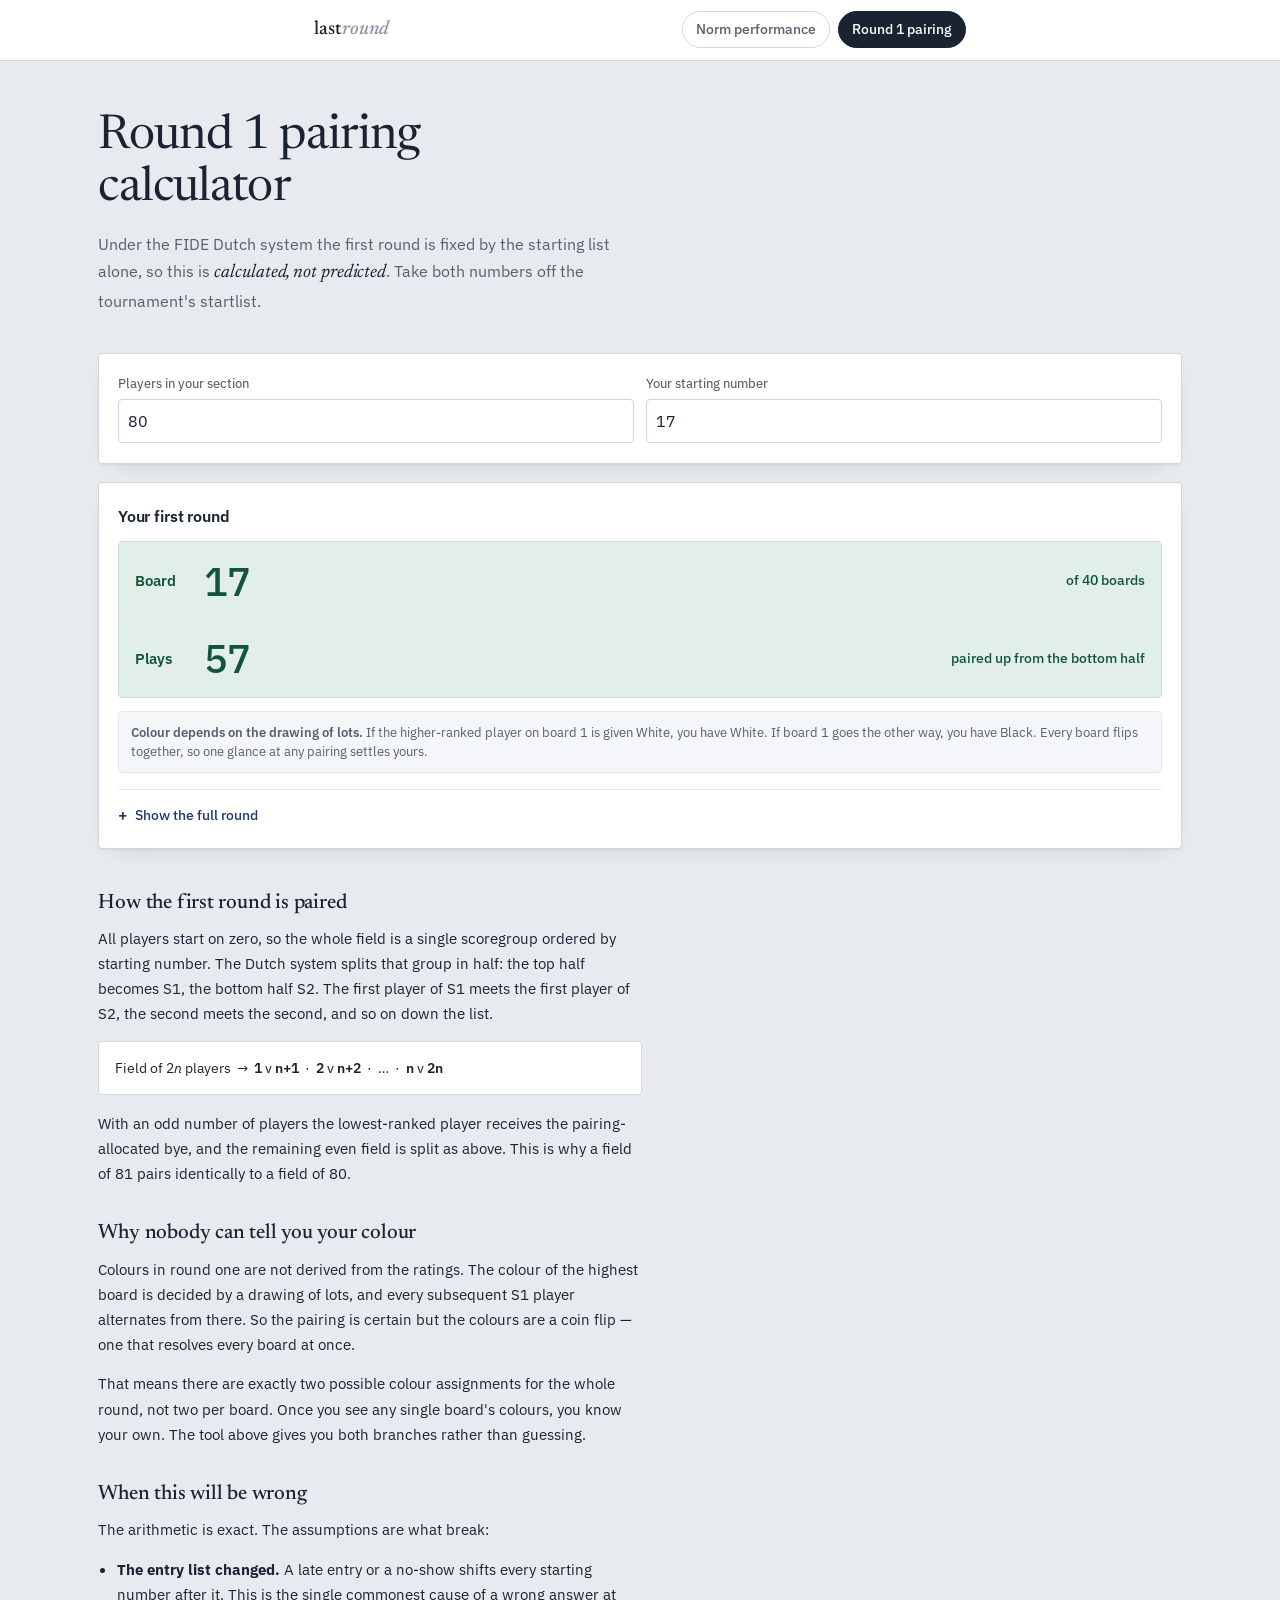
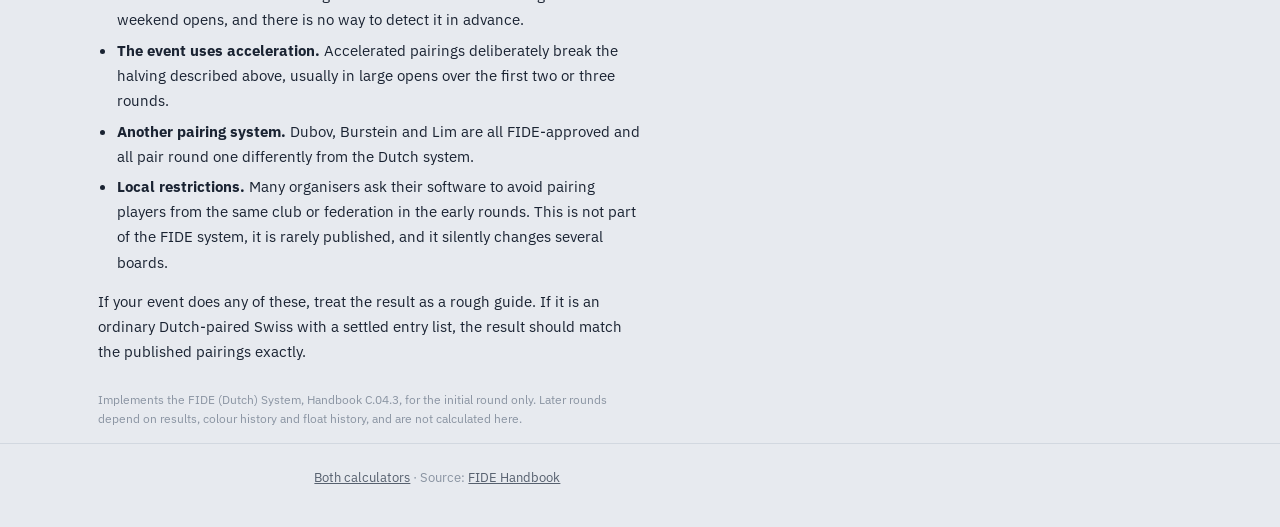
<file: round-1-pairing-calculator (1).html>
<!DOCTYPE html>
<html lang="en">
<head>
<meta charset="utf-8">
<meta name="viewport" content="width=device-width, initial-scale=1">
<title>Round 1 pairing calculator — FIDE Dutch Swiss system</title>
<meta name="description" content="Work out your Round 1 Swiss opponent from your starting number and the size of the field. Deterministic under the FIDE Dutch system, with the colour rule explained.">
<link rel="preconnect" href="https://fonts.googleapis.com">
<link rel="preconnect" href="https://fonts.gstatic.com" crossorigin>
<link href="https://fonts.googleapis.com/css2?family=IBM+Plex+Sans:wght@400;450;500;600&family=Newsreader:ital,opsz,wght@0,6..72,400;0,6..72,500;1,6..72,400&display=swap" rel="stylesheet">
<link rel="stylesheet" href="style.css">
</head>
<body>

<header class="top">
  <div class="wrap">
    <a class="mark" href="index.html">last<span>round</span></a>
    <nav>
      <a href="performance-rating-calculator.html">Norm performance</a>
      <a href="round-1-pairing-calculator.html" aria-current="page">Round 1 pairing</a>
    </nav>
  </div>
</header>

<main class="wrap">

  <div class="hero">
    <h1>Round 1 pairing calculator</h1>
    <p class="lede">Under the FIDE Dutch system the first round is fixed by the starting
    list alone, so this is <span class="pull">calculated, not predicted</span>.
    Take both numbers off the tournament's startlist.</p>
  </div>

  <section>
    <div class="row">
      <div>
        <label for="players">Players in your section</label>
        <input id="players" type="number" min="2" max="2000" value="80" inputmode="numeric">
      </div>
      <div>
        <label for="snum">Your starting number</label>
        <input id="snum" type="number" min="1" max="2000" value="17" inputmode="numeric">
      </div>
    </div>
  </section>

  <section id="out"></section>

  <div class="prose">
    <h3>How the first round is paired</h3>
    <p>All players start on zero, so the whole field is a single scoregroup ordered by
    starting number. The Dutch system splits that group in half: the top half becomes S1,
    the bottom half S2. The first player of S1 meets the first player of S2, the second
    meets the second, and so on down the list.</p>
    <div class="eq">
      Field of 2<i>n</i> players &nbsp;→&nbsp; <b>1</b> v <b>n+1</b> &nbsp;·&nbsp;
      <b>2</b> v <b>n+2</b> &nbsp;·&nbsp; … &nbsp;·&nbsp; <b>n</b> v <b>2n</b>
    </div>
    <p>With an odd number of players the lowest-ranked player receives the pairing-allocated
    bye, and the remaining even field is split as above. This is why a field of 81 pairs
    identically to a field of 80.</p>

    <h3>Why nobody can tell you your colour</h3>
    <p>Colours in round one are not derived from the ratings. The colour of the highest
    board is decided by a drawing of lots, and every subsequent S1 player alternates from
    there. So the pairing is certain but the colours are a coin flip — one that resolves
    every board at once.</p>
    <p>That means there are exactly two possible colour assignments for the whole round,
    not two per board. Once you see any single board's colours, you know your own. The tool
    above gives you both branches rather than guessing.</p>

    <h3>When this will be wrong</h3>
    <p>The arithmetic is exact. The assumptions are what break:</p>
    <ul>
      <li><b>The entry list changed.</b> A late entry or a no-show shifts every starting
      number after it. This is the single commonest cause of a wrong answer at weekend
      opens, and there is no way to detect it in advance.</li>
      <li><b>The event uses acceleration.</b> Accelerated pairings deliberately break the
      halving described above, usually in large opens over the first two or three rounds.</li>
      <li><b>Another pairing system.</b> Dubov, Burstein and Lim are all FIDE-approved and
      all pair round one differently from the Dutch system.</li>
      <li><b>Local restrictions.</b> Many organisers ask their software to avoid pairing
      players from the same club or federation in the early rounds. This is not part of the
      FIDE system, it is rarely published, and it silently changes several boards.</li>
    </ul>
    <p>If your event does any of these, treat the result as a rough guide. If it is an
    ordinary Dutch-paired Swiss with a settled entry list, the result should match the
    published pairings exactly.</p>
  </div>

  <p class="reg">Implements the FIDE (Dutch) System, Handbook C.04.3, for the initial round
  only. Later rounds depend on results, colour history and float history, and are not
  calculated here.</p>
</main>

<footer class="foot"><div class="wrap">
  <a href="index.html">Both calculators</a> · Source:
  <a href="https://handbook.fide.com/">FIDE Handbook</a>
</div></footer>

<script>
"use strict";
const $ = id => document.getElementById(id);

/* Round 1 of a Dutch Swiss: single scoregroup, split in half, S1(i) v S2(i).
   An odd field gives the pairing-allocated bye to the lowest-ranked player. */
function round1(players, you){
  if(!Number.isInteger(players) || players < 2) return {error:"Enter at least 2 players."};
  if(!Number.isInteger(you) || you < 1 || you > players)
    return {error:`Your starting number must be between 1 and ${players}.`};

  const odd = players % 2 === 1;
  const field = odd ? players - 1 : players;
  const half = field / 2;

  if(odd && you === players) return {bye:true, players, boards:half};

  const inS1 = you <= half;
  const board = inS1 ? you : you - half;
  const opponent = inS1 ? you + half : you - half;
  /* Board 1's S1 player takes the drawn colour; S1 alternates down the list. */
  const s1White = board % 2 === 1;
  return {players, half, board, opponent, inS1, boards:half,
          colourIfLotWhite: (inS1 === s1White) ? "White" : "Black"};
}

function table(players, you){
  const odd = players % 2 === 1, field = odd ? players - 1 : players, half = field / 2;
  let rows = "";
  for(let b = 1; b <= half; b++){
    const a = b, z = b + half, mine = you === a || you === z;
    /* Odd boards: S1 has the drawn colour, so S1 is listed first. */
    const [l, r] = b % 2 === 1 ? [a, z] : [z, a];
    rows += `<tr class="${mine?"you":""}"><td>${b}</td><td>${l}</td><td>${r}</td></tr>`;
  }
  if(odd) rows += `<tr class="${you===players?"you":""}"><td>—</td><td>${players}</td>
    <td style="text-align:left">bye</td></tr>`;
  return `<table><thead><tr><th>Bd</th><th>Drawn colour</th><th>Other colour</th></tr></thead>
    <tbody>${rows}</tbody></table>`;
}

function render(){
  const players = Number($("players").value), you = Number($("snum").value);
  const r = round1(players, you);
  const box = $("out");

  if(r.error){ box.innerHTML = `<div class="note warn">${r.error}</div>`; return; }

  if(r.bye){
    box.innerHTML = `<h2>Your first round</h2>
      <div class="ladder"><div class="rung lead">
        <span class="res">Bye</span>
        <span class="rp" style="font-size:1.3rem;min-width:0">No game</span>
        <span class="verdict">lowest starting number in an odd field</span></div></div>
      <div class="note plain">As the lowest-ranked player in a field of ${r.players} you
      receive the pairing-allocated bye. If you are chasing a norm, note that a
      pairing-allocated bye is treated differently from a bye you requested — see the
      <a href="performance-rating-calculator.html">norm calculator</a>.</div>`;
    return;
  }

  const other = r.colourIfLotWhite === "White" ? "Black" : "White";
  box.innerHTML = `<h2>Your first round</h2>
    <div class="ladder">
      <div class="rung lead hit">
        <span class="res">Board</span>
        <span class="rp">${r.board}</span>
        <span class="verdict">of ${r.boards} boards</span></div>
      <div class="rung lead hit">
        <span class="res">Plays</span>
        <span class="rp">${r.opponent}</span>
        <span class="verdict">${r.inS1 ? "paired up from the bottom half"
          : "paired down from the top half"}</span></div>
    </div>
    <div class="note plain"><b>Colour depends on the drawing of lots.</b> If the higher-ranked
    player on board 1 is given White, you have ${r.colourIfLotWhite}. If board 1 goes the
    other way, you have ${other}. Every board flips together, so one glance at any pairing
    settles yours.</div>
    <details><summary>Show the full round</summary>
      <p class="empty" style="margin:.8rem 0 .5rem;font-size:.82rem">By starting number. The
      first column has whichever colour is drawn for board 1.</p>
      ${table(players, you)}</details>`;
}

$("players").addEventListener("input", render);
$("snum").addEventListener("input", render);
render();
</script>
</body>
</html>
</file>
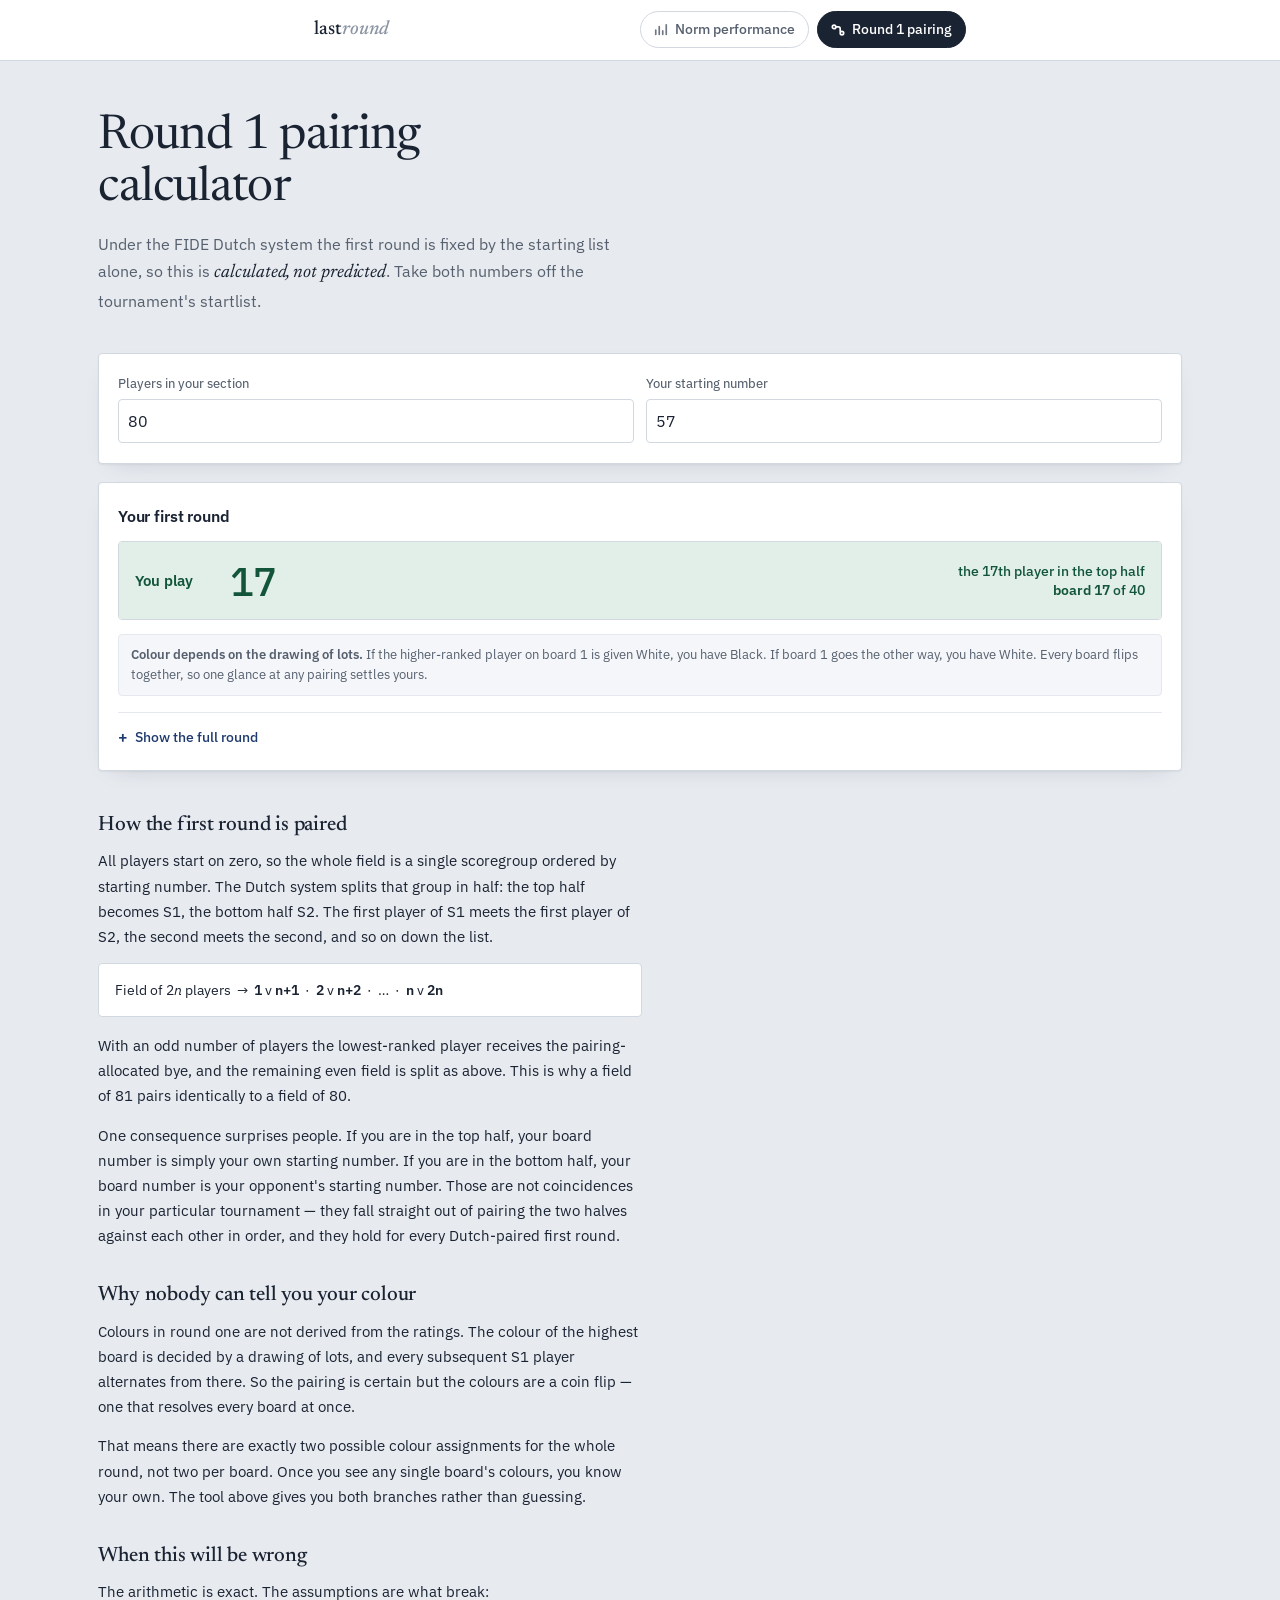
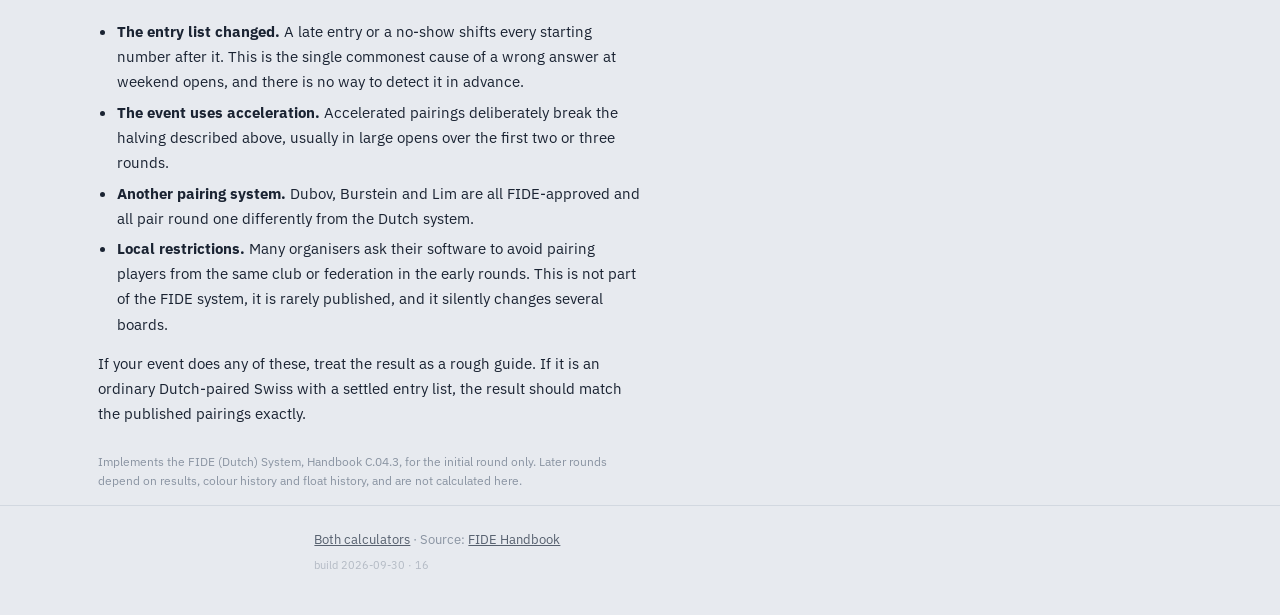
<file: round-1-pairing-calculator.html>
<!DOCTYPE html>
<html lang="en">
<head>
<meta charset="utf-8">
<meta name="viewport" content="width=device-width, initial-scale=1">
<title>Round 1 pairing calculator — FIDE Dutch Swiss system</title>
<meta name="description" content="Work out your Round 1 Swiss opponent from your starting number and the size of the field. Deterministic under the FIDE Dutch system, with the colour rule explained.">
<link rel="preconnect" href="https://fonts.googleapis.com">
<link rel="preconnect" href="https://fonts.gstatic.com" crossorigin>
<link href="https://fonts.googleapis.com/css2?family=IBM+Plex+Sans:wght@400;450;500;600&family=Newsreader:ital,opsz,wght@0,6..72,400;0,6..72,500;1,6..72,400&display=swap" rel="stylesheet">
<link rel="stylesheet" href="style.css?v=16">
</head>
<body>

<header class="top">
  <div class="wrap">
    <a class="mark" href="index.html">last<span>round</span></a>
    <nav>
      <a href="performance-rating-calculator.html"><svg viewBox="0 0 16 16" aria-hidden="true"><path d="M2 13V8M6 13V4M10 13V9M14 13V2"/></svg>Norm performance</a>
      <a href="round-1-pairing-calculator.html" aria-current="page"><svg viewBox="0 0 16 16" aria-hidden="true"><circle cx="3.5" cy="4.5" r="2"/><circle cx="12.5" cy="11.5" r="2"/><path d="M5.5 4.5h3a2 2 0 0 1 2 2v3"/></svg>Round 1 pairing</a>
    </nav>
  </div>
</header>

<main class="wrap">

  <div class="hero">
    <h1>Round 1 pairing calculator</h1>
    <p class="lede">Under the FIDE Dutch system the first round is fixed by the starting
    list alone, so this is <span class="pull">calculated, not predicted</span>.
    Take both numbers off the tournament's startlist.</p>
  </div>

  <section>
    <div class="row">
      <div>
        <label for="players">Players in your section</label>
        <input id="players" type="number" min="2" max="2000" value="80" inputmode="numeric">
      </div>
      <div>
        <label for="snum">Your starting number</label>
        <input id="snum" type="number" min="1" max="2000" value="57" inputmode="numeric">
      </div>
    </div>
  </section>

  <section id="out"></section>

  <div class="prose">
    <h3>How the first round is paired</h3>
    <p>All players start on zero, so the whole field is a single scoregroup ordered by
    starting number. The Dutch system splits that group in half: the top half becomes S1,
    the bottom half S2. The first player of S1 meets the first player of S2, the second
    meets the second, and so on down the list.</p>
    <div class="eq">
      Field of 2<i>n</i> players &nbsp;→&nbsp; <b>1</b> v <b>n+1</b> &nbsp;·&nbsp;
      <b>2</b> v <b>n+2</b> &nbsp;·&nbsp; … &nbsp;·&nbsp; <b>n</b> v <b>2n</b>
    </div>
    <p>With an odd number of players the lowest-ranked player receives the pairing-allocated
    bye, and the remaining even field is split as above. This is why a field of 81 pairs
    identically to a field of 80.</p>
    <p>One consequence surprises people. If you are in the top half, your board number is
    simply your own starting number. If you are in the bottom half, your board number is
    your opponent's starting number. Those are not coincidences in your particular
    tournament — they fall straight out of pairing the two halves against each other in
    order, and they hold for every Dutch-paired first round.</p>

    <h3>Why nobody can tell you your colour</h3>
    <p>Colours in round one are not derived from the ratings. The colour of the highest
    board is decided by a drawing of lots, and every subsequent S1 player alternates from
    there. So the pairing is certain but the colours are a coin flip — one that resolves
    every board at once.</p>
    <p>That means there are exactly two possible colour assignments for the whole round,
    not two per board. Once you see any single board's colours, you know your own. The tool
    above gives you both branches rather than guessing.</p>

    <h3>When this will be wrong</h3>
    <p>The arithmetic is exact. The assumptions are what break:</p>
    <ul>
      <li><b>The entry list changed.</b> A late entry or a no-show shifts every starting
      number after it. This is the single commonest cause of a wrong answer at weekend
      opens, and there is no way to detect it in advance.</li>
      <li><b>The event uses acceleration.</b> Accelerated pairings deliberately break the
      halving described above, usually in large opens over the first two or three rounds.</li>
      <li><b>Another pairing system.</b> Dubov, Burstein and Lim are all FIDE-approved and
      all pair round one differently from the Dutch system.</li>
      <li><b>Local restrictions.</b> Many organisers ask their software to avoid pairing
      players from the same club or federation in the early rounds. This is not part of the
      FIDE system, it is rarely published, and it silently changes several boards.</li>
    </ul>
    <p>If your event does any of these, treat the result as a rough guide. If it is an
    ordinary Dutch-paired Swiss with a settled entry list, the result should match the
    published pairings exactly.</p>
  </div>

  <p class="reg">Implements the FIDE (Dutch) System, Handbook C.04.3, for the initial round
  only. Later rounds depend on results, colour history and float history, and are not
  calculated here.</p>
</main>

<footer class="foot"><div class="wrap">
  <a href="index.html">Both calculators</a> · Source:
  <a href="https://handbook.fide.com/">FIDE Handbook</a>

  <span class="build">build 2026-09-30 · 16</span>
</div></footer>

<script>
"use strict";
const $ = id => document.getElementById(id);

/* Round 1 of a Dutch Swiss: single scoregroup, split in half, S1(i) v S2(i).
   An odd field gives the pairing-allocated bye to the lowest-ranked player. */
function round1(players, you){
  if(!Number.isInteger(players) || players < 2) return {error:"Enter at least 2 players."};
  if(!Number.isInteger(you) || you < 1 || you > players)
    return {error:`Your starting number must be between 1 and ${players}.`};

  const odd = players % 2 === 1;
  const field = odd ? players - 1 : players;
  const half = field / 2;

  if(odd && you === players) return {bye:true, players, boards:half};

  const inS1 = you <= half;
  const board = inS1 ? you : you - half;
  const opponent = inS1 ? you + half : you - half;
  /* Board 1's S1 player takes the drawn colour; S1 alternates down the list. */
  const s1White = board % 2 === 1;
  return {players, half, board, opponent, inS1, boards:half,
          colourIfLotWhite: (inS1 === s1White) ? "White" : "Black"};
}

function table(players, you){
  const odd = players % 2 === 1, field = odd ? players - 1 : players, half = field / 2;
  let rows = "";
  for(let b = 1; b <= half; b++){
    const a = b, z = b + half, mine = you === a || you === z;
    /* Odd boards: S1 has the drawn colour, so S1 is listed first. */
    const [l, r] = b % 2 === 1 ? [a, z] : [z, a];
    rows += `<tr class="${mine?"you":""}"><td>${b}</td><td>${l}</td><td>${r}</td></tr>`;
  }
  if(odd) rows += `<tr class="${you===players?"you":""}"><td>—</td><td>${players}</td>
    <td style="text-align:left">bye</td></tr>`;
  return `<table><thead><tr><th>Bd</th><th>Drawn colour</th><th>Other colour</th></tr></thead>
    <tbody>${rows}</tbody></table>`;
}

const ord = n => {
  const t = n % 100;
  if(t >= 11 && t <= 13) return "th";
  return {1:"st", 2:"nd", 3:"rd"}[n % 10] || "th";
};

function render(){
  const players = Number($("players").value), you = Number($("snum").value);
  const r = round1(players, you);
  const box = $("out");

  if(r.error){ box.innerHTML = `<div class="note warn">${r.error}</div>`; return; }

  if(r.bye){
    box.innerHTML = `<h2>Your first round</h2>
      <div class="ladder"><div class="rung lead">
        <span class="res">Bye</span>
        <span class="rp" style="font-size:1.3rem;min-width:0">No game</span>
        <span class="verdict">lowest starting number in an odd field</span></div></div>
      <div class="note plain">As the lowest-ranked player in a field of ${r.players} you
      receive the pairing-allocated bye. If you are chasing a norm, note that a
      pairing-allocated bye is treated differently from a bye you requested — see the
      <a href="performance-rating-calculator.html">norm calculator</a>.</div>`;
    return;
  }

  const other = r.colourIfLotWhite === "White" ? "Black" : "White";
  box.innerHTML = `<h2>Your first round</h2>
    <div class="ladder wide">
      <div class="rung lead hit">
        <span class="res">You play</span>
        <span class="rp">${r.opponent}</span>
        <span class="verdict">the ${r.board}${ord(r.board)} player in the
          ${r.inS1 ? "bottom" : "top"} half<br>
          <b>board ${r.board}</b> of ${r.boards}</span></div>
    </div>
    <div class="note plain"><b>Colour depends on the drawing of lots.</b> If the higher-ranked
    player on board 1 is given White, you have ${r.colourIfLotWhite}. If board 1 goes the
    other way, you have ${other}. Every board flips together, so one glance at any pairing
    settles yours.</div>
    <details><summary>Show the full round</summary>
      <p class="empty" style="margin:.8rem 0 .5rem;font-size:.82rem">By starting number. The
      first column has whichever colour is drawn for board 1.</p>
      ${table(players, you)}</details>`;
}

$("players").addEventListener("input", render);
$("snum").addEventListener("input", render);
render();
</script>
</body>
</html>
</file>
<file: style.css>
/* =====================================================================
   lastround — tournament calculators
   Display: Newsreader (serif). UI and data: IBM Plex Sans.
   Base is a cool paper grey; the one bold element is the result ladder.
   ===================================================================== */

:root{
  --paper:#E7EAEF;
  --card:#FFFFFF;
  --sunk:#F4F6F9;
  --ink:#1A2332;
  --ink2:#56606E;
  --ink3:#8A94A2;
  --rule:#D2D8E0;
  --rule2:#E5E9EF;
  --blue:#1F3A6E;
  --blue-soft:#E7ECF5;
  --yes:#12553A;  --yesbg:#E2EFE8;  --yesln:#B4D4C4;
  --no:#7A2833;   --nobg:#F8E9EB;   --noln:#E3C6CA;
  --warn:#6B4A12; --warnbg:#FAF1DC; --warnln:#E9D8AC;
  --r:4px;
  --shadow:0 1px 2px rgba(26,35,50,.05), 0 8px 24px -16px rgba(26,35,50,.25);
}

*{box-sizing:border-box}
html{-webkit-text-size-adjust:100%;scroll-behavior:smooth}
@media (prefers-reduced-motion:reduce){
  html{scroll-behavior:auto}
  *{transition:none!important;animation:none!important}
}

body{
  margin:0;background:var(--paper);color:var(--ink);
  font-family:"IBM Plex Sans",system-ui,-apple-system,"Segoe UI",sans-serif;
  font-size:16px;line-height:1.55;
  font-variant-numeric:tabular-nums;
  -webkit-font-smoothing:antialiased;
}

.wrap{max-width:43rem;margin:0 auto;padding:0 1.15rem}

/* ---------- two-column tool layout ----------
   Inputs on the left, results pinned on the right so they stay in view while
   you correct a rating. Single column until there is genuinely room. */
.tool{display:grid;gap:1.1rem;max-width:43rem}
.tool-in,.tool-out{min-width:0}
@media (min-width:860px){ main.wrap{max-width:70rem} }
@media (min-width:1040px){
  .tool{grid-template-columns:minmax(0,1fr) 25rem;gap:1.3rem;align-items:start;
    max-width:none}
  .tool-out section:last-child{margin-bottom:0}
  /* Nothing is pinned and nothing scrolls on its own. Both columns move
     together with the page: the answer is what the landing position puts in
     front of you, and everything else is one ordinary scroll away. */
  .tool-pin section:last-child{margin-bottom:0}
}

/* Below that width there is one column, and the answer must not end up buried
   under an eight-row table. The two column wrappers dissolve so every section
   becomes a direct grid item, and the order is set explicitly: what you are
   chasing, your games, what the last round needs, then the row check and the
   rest of the detail. */
@media (max-width:1039.98px){
  .tool-in,.tool-out,.tool-pin{display:contents}
  .tool section{margin-bottom:0}
  #s-title{order:1}
  #s-games{order:2}
  #lastround{order:3}
  #games-section{order:4}
  #out{order:5}
  #reqs{order:6}
}

/* ---------- masthead ---------- */
.top{border-bottom:1px solid var(--rule);background:var(--card);
  position:sticky;top:0;z-index:20}
.top .wrap{display:flex;align-items:center;gap:1rem;
  padding-top:.7rem;padding-bottom:.7rem;flex-wrap:wrap}
.mark{font-family:"Newsreader",Georgia,serif;font-size:1.22rem;font-weight:500;
  letter-spacing:-.005em;color:var(--ink);text-decoration:none;line-height:1;flex:none}
.mark span{color:var(--ink3);font-style:italic}

/* The two tools are the whole site, so the nav is a real control, not a
   footnote: bordered pills, filled when you are on that page. */
.top nav{display:flex;gap:.5rem;margin-left:auto}
.top nav a{
  display:inline-flex;align-items:center;gap:.45rem;
  padding:.44rem .8rem;border-radius:999px;
  border:1px solid var(--rule);background:#fff;
  color:var(--ink2);font-size:.85rem;font-weight:500;text-decoration:none;
  transition:border-color .13s,color .13s,background .13s;
  white-space:nowrap;
}
.top nav a:hover{border-color:var(--ink);color:var(--ink);background:var(--sunk)}
.top nav a[aria-current=page]{background:var(--ink);border-color:var(--ink);color:#fff}
.top nav svg{flex:none;width:14px;height:14px;stroke:currentColor;fill:none;
  stroke-width:1.9;stroke-linecap:round;stroke-linejoin:round;opacity:.85}
.top nav a[aria-current=page] svg{opacity:1}

/* ---------- hero ---------- */
main{padding:0 0 5rem}
.hero{padding:3.2rem 0 2.4rem}
h1{
  font-family:"Newsreader",Georgia,serif;
  font-size:clamp(2.15rem,6.2vw,3rem);
  font-weight:400;line-height:1.08;letter-spacing:-.018em;
  margin:0 0 1rem;max-width:16ch;
}
.lede{font-size:1.02rem;line-height:1.62;color:var(--ink2);margin:0;max-width:33rem}
/* the one typographic flourish: a clause set in the display serif */
.pull{font-family:"Newsreader",Georgia,serif;font-style:italic;
  font-size:1.18rem;color:var(--ink);letter-spacing:-.005em}

/* ---------- sections ---------- */
section{background:var(--card);border:1px solid var(--rule);border-radius:var(--r);
  padding:1.25rem 1.15rem;margin-bottom:1.1rem;box-shadow:var(--shadow)}

/* The masthead is sticky, so anything scrolled to with block:"start" would sit
   underneath it. Every section keeps clear of it — with room for the taller,
   wrapped masthead on a phone. */
section[id]{scroll-margin-top:6.2rem}

/* ---------- the row check ----------
   Checking what was read is the one job the calculator cannot do for you, so
   the section is not allowed to look like a passive report: it is numbered
   like the other steps, edged in blue, and it flares once when it appears. */
.verify{border-color:var(--blue);
  box-shadow:0 0 0 3px rgba(31,58,110,.07), var(--shadow)}
.step .n.tick{display:flex;align-items:center;height:1.5rem}
.step .n.tick svg{width:15px;height:15px;stroke:var(--blue);fill:none;
  stroke-width:2.3;stroke-linecap:round;stroke-linejoin:round}
/* The answer, restated inside the row check. Loud on purpose: this is the
   number the player opened the site for. */
.answer{background:var(--blue-soft);color:var(--ink);border-radius:var(--r);
  border-left:3px solid var(--blue);
  padding:.62rem .8rem;margin:0 0 .85rem;font-size:.92rem;line-height:1.45}
.answer b{font-weight:600}
.verify-hint{font-size:.82rem;color:var(--ink2);margin:-.2rem 0 .95rem}
.verify-hint b{color:var(--ink);font-weight:600}
@keyframes verifyIn{
  0%  {box-shadow:0 0 0 9px rgba(31,58,110,.20), var(--shadow)}
  100%{box-shadow:0 0 0 3px rgba(31,58,110,.07), var(--shadow)}
}
.verify.fresh{animation:verifyIn 1s ease-out 1}

/* numbered step header — the tool really is a sequence */
.step{display:flex;align-items:baseline;gap:.65rem;margin:0 0 1rem}
.step .n{font-family:"Newsreader",Georgia,serif;font-size:1.5rem;line-height:1;
  color:var(--ink3);font-weight:400;flex:none;width:1.1rem}
.step h2{margin:0}
h2{font-size:1.02rem;font-weight:600;letter-spacing:-.008em;margin:0 0 .8rem}
h2 .quiet{font-weight:400;color:var(--ink3)}
h3{font-family:"Newsreader",Georgia,serif;font-size:1.3rem;font-weight:500;
  letter-spacing:-.01em;margin:2.2rem 0 .6rem;line-height:1.25}
p{margin:0 0 .9rem}
a{color:var(--blue)}

/* ---------- form controls ---------- */
label{display:block;font-size:.8rem;color:var(--ink2);margin-bottom:.32rem;font-weight:450}
input,select,textarea,button{font:inherit;font-variant-numeric:tabular-nums;color:var(--ink)}
input,select,textarea{width:100%;padding:.55rem .6rem;border:1px solid var(--rule);
  border-radius:var(--r);background:#fff;transition:border-color .12s,box-shadow .12s}
input:hover,select:hover,textarea:hover{border-color:var(--ink3)}
input:focus,select:focus,textarea:focus,button:focus-visible,summary:focus-visible,
a:focus-visible{outline:2px solid var(--blue);outline-offset:2px}
input:focus,select:focus,textarea:focus{border-color:var(--blue);outline-offset:0}
/* The paste box is the primary action on the page, so it looks like a target. */
textarea{min-height:10rem;font-size:.82rem;line-height:1.5;resize:vertical;
  font-family:ui-monospace,"SF Mono",Menlo,Consolas,monospace;
  border-style:dashed;border-width:1.5px;background:var(--sunk)}
textarea:hover{border-color:var(--blue);background:#fff}
textarea:focus{border-style:solid;background:#fff}
textarea::placeholder{font-family:"IBM Plex Sans",system-ui,sans-serif;
  font-size:.88rem;color:var(--ink3)}

button{cursor:pointer;background:var(--ink);color:#fff;border:1px solid var(--ink);
  border-radius:var(--r);padding:.55rem 1rem;font-weight:500;
  transition:background .12s,border-color .12s,color .12s}
button:hover{background:#243044;border-color:#243044}
button.ghost{background:#fff;color:var(--ink);border-color:var(--rule)}
button.ghost:hover{background:var(--sunk);border-color:var(--ink3)}
button.tiny{padding:.28rem .5rem;font-size:.85rem;font-weight:400;background:#fff;
  color:var(--ink3);border-color:var(--rule2)}
button.tiny:hover{color:var(--no);border-color:var(--noln);background:var(--nobg)}
.row{display:flex;gap:.7rem;flex-wrap:wrap}
.row>div{flex:1 1 9rem;min-width:0}
.btnrow{display:flex;gap:.6rem;flex-wrap:wrap;margin-top:.8rem;align-items:center}

/* ---------- tabs ---------- */
.tabs{display:flex;border-bottom:1px solid var(--rule);margin:0 0 1.1rem}
.tabs button{background:none;border:none;border-bottom:2px solid transparent;
  color:var(--ink2);border-radius:0;padding:.5rem .15rem;margin-right:1.5rem;font-weight:450}
.tabs button:hover{background:none;color:var(--ink)}
.tabs button[aria-selected=true]{color:var(--ink);border-bottom-color:var(--ink);font-weight:600}

/* ---------- the paste guide, tucked behind a disclosure ----------
   The paste box is the job; this only opens when someone asks for it. */
details.guide{margin-top:1rem;border-top:1px solid var(--rule2);padding-top:.8rem}
details.guide[open]{padding-bottom:.2rem}
.guide-steps{display:flex;gap:1.1rem;flex-wrap:wrap;margin:.95rem 0 .9rem;padding:0;
  list-style:none}
.guide-steps li{flex:1 1 9rem;min-width:8.5rem;font-size:.81rem;line-height:1.45;
  color:var(--ink2)}
.guide-steps b{display:block;color:var(--ink);font-weight:600;font-size:.81rem;
  margin-bottom:.12rem}
.guide-steps .gn{font-family:"Newsreader",Georgia,serif;color:var(--ink3);
  font-size:.95rem;margin-right:.3rem}
.guide figure{margin:0;background:#fff;border:1px solid var(--rule2);
  border-radius:3px;overflow:hidden;max-width:26rem}
.guide svg{display:block;width:100%;height:auto}
.guide figcaption{font-size:.74rem;color:var(--ink3);padding:.45rem .6rem;
  border-top:1px solid var(--rule2);background:#fff}

/* Plays once when the guide is opened — never loops, never nags.
   Only the transform animates: fill-opacity on the rect carries the tint, so a
   CSS opacity keyframe cannot wash the diagram out. */
.sweep{transform-box:fill-box}
details.guide[open] .sweep{animation:sweep .9s cubic-bezier(.4,.05,.2,1) 1 both}
@keyframes sweep{ from{transform:scaleY(0)} to{transform:scaleY(1)} }
@media (prefers-reduced-motion:reduce){
  details.guide[open] .sweep{animation:none;transform:none}
}

/* ---------- games table ---------- */
table{width:100%;border-collapse:collapse;font-size:.875rem}
th{text-align:left;font-weight:500;color:var(--ink3);font-size:.74rem;
  padding:0 .4rem .4rem;border-bottom:1px solid var(--rule)}
td{padding:.35rem .4rem;border-bottom:1px solid var(--rule2);vertical-align:middle}
td:first-child,th:first-child{padding-left:0;color:var(--ink3);width:1.7rem}
td:last-child,th:last-child{padding-right:0;text-align:right;width:2.1rem}
td input,td select{padding:.32rem .38rem;font-size:.85rem}
tr.excluded td,tr.excluded td input,tr.excluded td select{color:var(--ink3)}
tr.you td{background:var(--yesbg);font-weight:600;color:var(--ink)}
.oname b{color:var(--ink2);font-weight:600}
.oname{font-size:.74rem;color:var(--ink3);margin-top:.18rem;line-height:1.3;
  overflow:hidden;text-overflow:ellipsis;white-space:nowrap;max-width:13rem}

/* ---------- the result ladder: the one bold element ---------- */
.ladder{border:1px solid var(--rule);border-radius:var(--r);overflow:hidden;background:#fff}
.rung{display:flex;align-items:center;gap:.85rem;padding:.95rem 1rem;
  border-bottom:1px solid var(--rule2);background:#fff}
.rung:last-child{border-bottom:none}
.rung.hit{background:var(--yesbg)}
.rung .res{width:3.5rem;flex:none;font-weight:600;font-size:.95rem;color:var(--ink2)}
.rung .rp{font-size:2.1rem;font-weight:500;letter-spacing:-.028em;line-height:1;
  min-width:4.6rem;font-variant-numeric:tabular-nums}
.rung .verdict{font-size:.85rem;color:var(--ink2);flex:1;text-align:right;line-height:1.35}
.rung.hit .rp,.rung.hit .res{color:var(--yes)}
.rung.hit .verdict{color:var(--yes);font-weight:500}
.rung.lead{padding:1.15rem 1rem}
.rung.lead .rp{font-size:2.5rem}
.ladder.wide .res{width:5.1rem}
.rung .verdict b{font-weight:600;color:var(--yes)}

.checks{display:flex;flex-wrap:wrap;gap:.4rem;margin-top:.9rem}
.chk{font-size:.775rem;padding:.24rem .55rem;border-radius:11px;border:1px solid;
  font-weight:450}
.chk.ok{color:var(--yes);background:var(--yesbg);border-color:var(--yesln)}
.chk.bad{color:var(--no);background:var(--nobg);border-color:var(--noln)}

/* ---------- notes ---------- */
.note{font-size:.82rem;line-height:1.5;padding:.65rem .75rem;border-radius:var(--r);
  border:1px solid;margin-top:.85rem}
.note.warn{color:var(--warn);background:var(--warnbg);border-color:var(--warnln)}
.note.plain{color:var(--ink2);background:var(--sunk);border-color:var(--rule2)}
.note b{font-weight:600}

/* ---------- calculation disclosure ---------- */
details{margin-top:1rem;border-top:1px solid var(--rule2);padding-top:.8rem}
summary{cursor:pointer;font-size:.86rem;color:var(--blue);font-weight:500;list-style:none;
  display:inline-flex;align-items:center;gap:.4rem}
summary::-webkit-details-marker{display:none}
summary::before{content:"+";font-weight:600;width:.7rem;font-size:1rem}
details[open] summary::before{content:"–"}
.calc{margin-top:.8rem;font-size:.85rem}
.calc div{display:flex;justify-content:space-between;gap:1rem;padding:.3rem 0;
  border-bottom:1px solid var(--rule2)}
.calc div:last-child{border-bottom:none;font-weight:600;margin-top:.25rem;
  border-top:1px solid var(--rule);padding-top:.5rem}
.calc span:first-child{color:var(--ink2)}

/* ---------- norm requirements checklist ---------- */
.reqlist{list-style:none;margin:0;padding:0;font-size:.85rem}
.reqlist li{display:flex;align-items:baseline;gap:.6rem;padding:.42rem 0;
  border-bottom:1px solid var(--rule2)}
.reqlist li:last-child{border-bottom:none}
.reqlist .m{flex:none;width:1rem;font-weight:700;line-height:1.3}
.reqlist .ok .m{color:var(--yes)}
.reqlist .bad .m{color:var(--no)}
.reqlist .unk .m{color:var(--ink3)}
.reqlist .soon .m{color:var(--blue)}
.reqlist .soon .what{color:var(--ink)}
.reqlist .soon .num{color:var(--blue)}
.reqlist .what{flex:1;color:var(--ink2)}
.reqlist .ok .what,.reqlist .bad .what{color:var(--ink)}
.reqlist .qn{color:var(--ink3);font-weight:400}
.reqlist .num{flex:none;font-weight:600;color:var(--ink2);font-variant-numeric:tabular-nums}
.reqlist .ok .num{color:var(--yes)}
.reqlist .bad .num{color:var(--no)}
.reqlist .unk .num{color:var(--ink3);font-weight:400}

/* ---------- homepage tool cards ---------- */
.tools{list-style:none;padding:0;margin:0 0 3rem;display:grid;gap:1.1rem}
@media (min-width:860px){
  .tools{grid-template-columns:1fr 1fr;gap:1.2rem;align-items:start}
}
.tools a{display:block;text-decoration:none;color:inherit;background:var(--card);
  border:1px solid var(--rule);border-radius:var(--r);padding:1.3rem 1.2rem;
  box-shadow:var(--shadow);transition:border-color .14s,box-shadow .14s,transform .14s}
.tools a:hover,.tools a:focus-visible{border-color:var(--ink3);
  box-shadow:0 2px 4px rgba(26,35,50,.06), 0 16px 32px -20px rgba(26,35,50,.4);
  transform:translateY(-1px)}
.tname{font-family:"Newsreader",Georgia,serif;font-size:1.5rem;font-weight:500;
  letter-spacing:-.012em;display:block;margin-bottom:.35rem;line-height:1.2}
.tdesc{color:var(--ink2);font-size:.9rem;line-height:1.5;display:block;max-width:30rem}
.tgo{display:inline-block;margin-top:.9rem;font-size:.84rem;font-weight:600;
  color:var(--blue);border-bottom:1.5px solid var(--blue-soft);padding-bottom:1px}
.tools a:hover .tgo{border-bottom-color:var(--blue)}

/* miniature output preview inside a tool card */
.peek{margin:.95rem 0 0;border:1px solid var(--rule2);border-radius:3px;overflow:hidden;
  background:var(--sunk)}
.peek-h{font-size:.68rem;color:var(--ink3);padding:.3rem .6rem;background:#fff;
  border-bottom:1px solid var(--rule2);font-weight:500}
.peek-row{display:flex;align-items:center;gap:.7rem;padding:.42rem .6rem;
  border-bottom:1px solid var(--rule2);background:#fff;font-size:.8rem}
.peek-row:last-child{border-bottom:none}
.peek-row .l{width:2.6rem;flex:none;color:var(--ink2);font-weight:500}
.peek-row .v{font-size:1.15rem;font-weight:500;letter-spacing:-.02em;min-width:3rem}
.peek-row .t{margin-left:auto;font-size:.74rem;color:var(--ink3)}
.peek-row.on{background:var(--yesbg)}
.peek-row.on .v,.peek-row.on .l{color:var(--yes)}
.peek-row.on .t{color:var(--yes)}

/* ---------- long-form explainer ---------- */
.prose{max-width:34rem;margin-top:2.6rem}
.prose p,.prose li{color:var(--ink);font-size:.95rem;line-height:1.65}
.prose ul{padding-left:1.15rem;margin:0 0 .9rem}
.prose li{margin-bottom:.35rem}
.prose h3:first-child{margin-top:0}
.eq{background:var(--card);border:1px solid var(--rule);border-radius:var(--r);
  padding:.85rem .95rem;margin:0 0 1rem;font-size:.88rem;line-height:1.75}
.eq b{font-weight:600}

.reg{font-size:.75rem;color:var(--ink3);margin-top:1.6rem;line-height:1.6;max-width:34rem}
.empty{color:var(--ink2);font-size:.88rem}
.foot{border-top:1px solid var(--rule);padding:1.5rem 0 2.5rem;font-size:.8rem;
  color:var(--ink3)}
.foot a{color:var(--ink2)}

/* ---------- responsive ---------- */
/* On a phone the nav becomes a full-width two-button control under the brand */
@media (max-width:620px){
  .top .wrap{gap:.65rem}
  .top nav{margin-left:0;width:100%;gap:.5rem}
  .top nav a{flex:1;justify-content:center;padding:.55rem .5rem}
}

@media (max-width:460px){
  .wrap{padding:0 .9rem}
  .hero{padding:2.3rem 0 1.8rem}
  /* stack paired fields so long option labels are not truncated */
  .row>div{flex:1 1 100%}
  /* keep the tab labels on one line */
  .tabs button{font-size:.84rem;margin-right:1.1rem;white-space:nowrap}
  .rung{gap:.6rem;padding:.85rem .75rem}
  .rung .res{width:2.9rem;font-size:.88rem}
  .rung .rp{font-size:1.75rem;min-width:3.9rem}
  .rung.lead .rp{font-size:2rem}
  .rung .verdict{font-size:.76rem}
  .guide-steps{gap:.7rem}
  .guide-steps li{flex:1 1 100%}
  .tname{font-size:1.32rem}
}

.build{display:block;margin-top:.5rem;color:#B3BAC4;font-size:.7rem}
</file>
